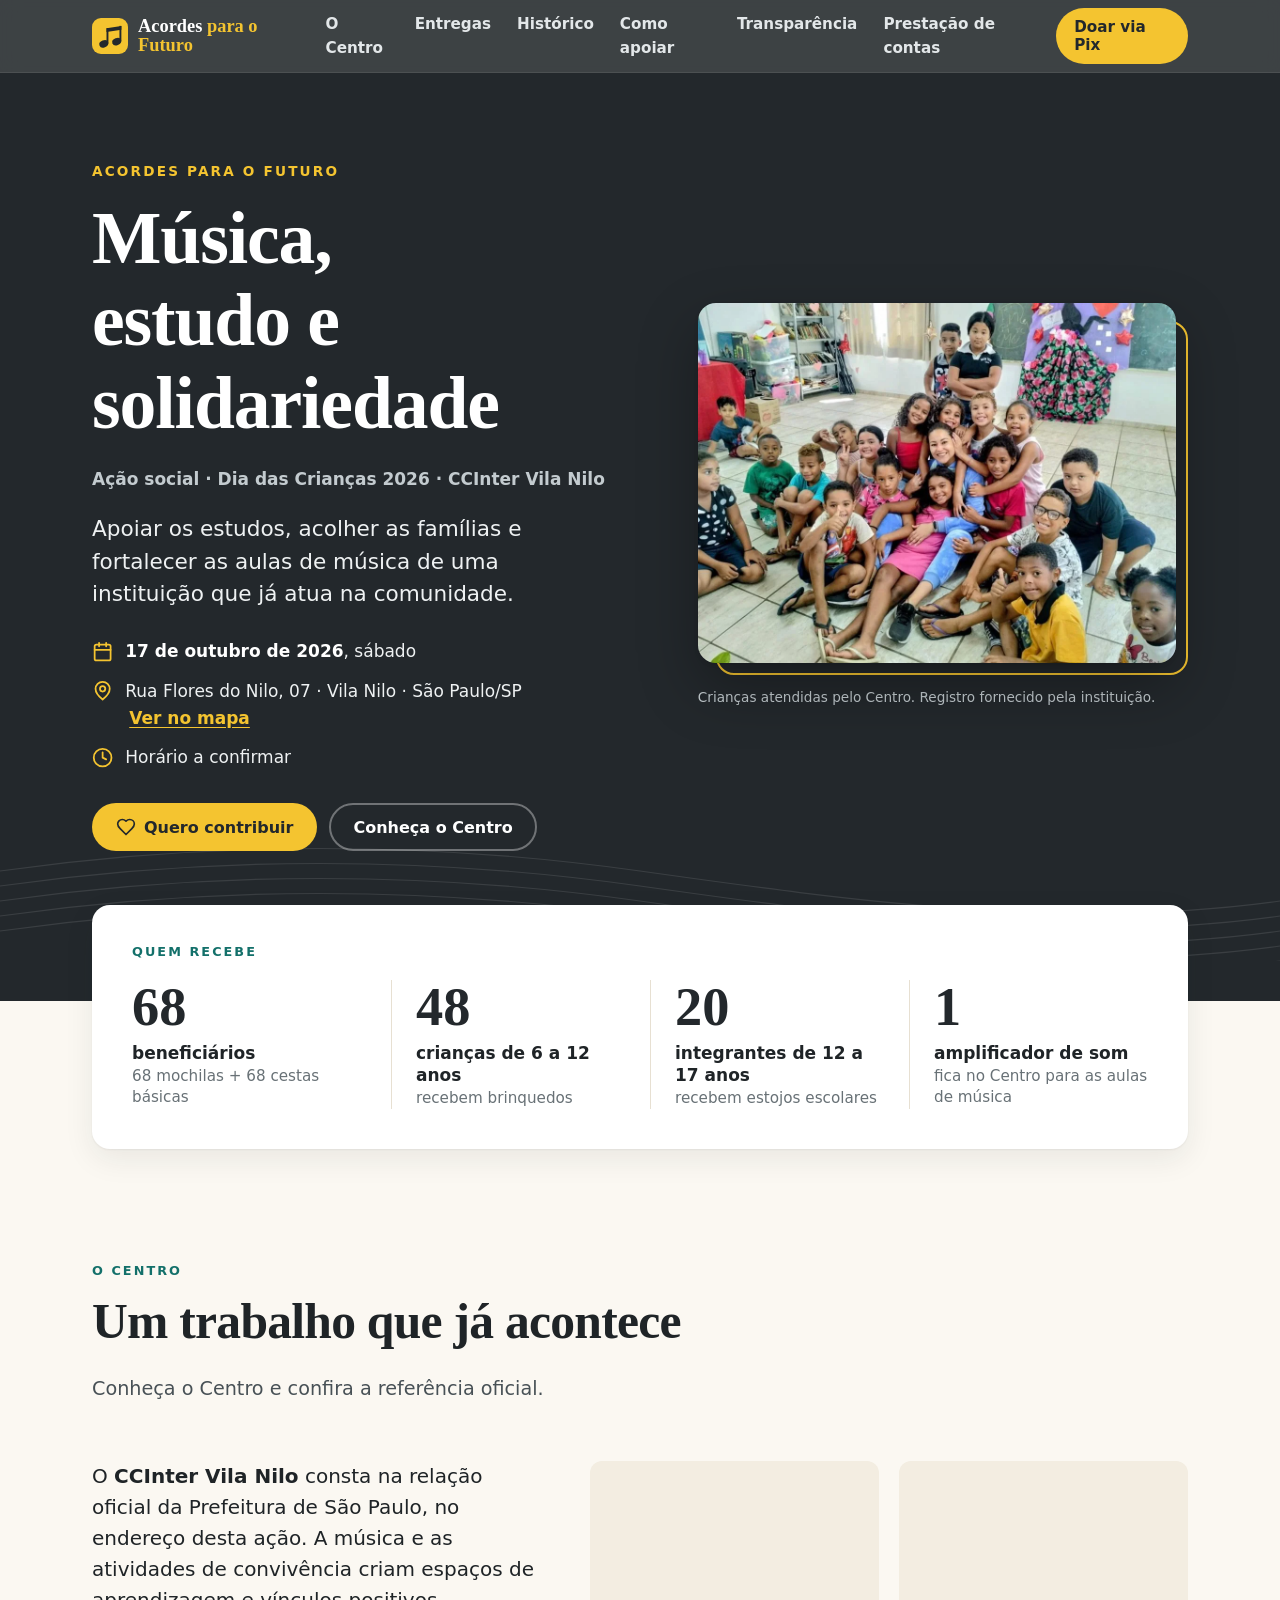
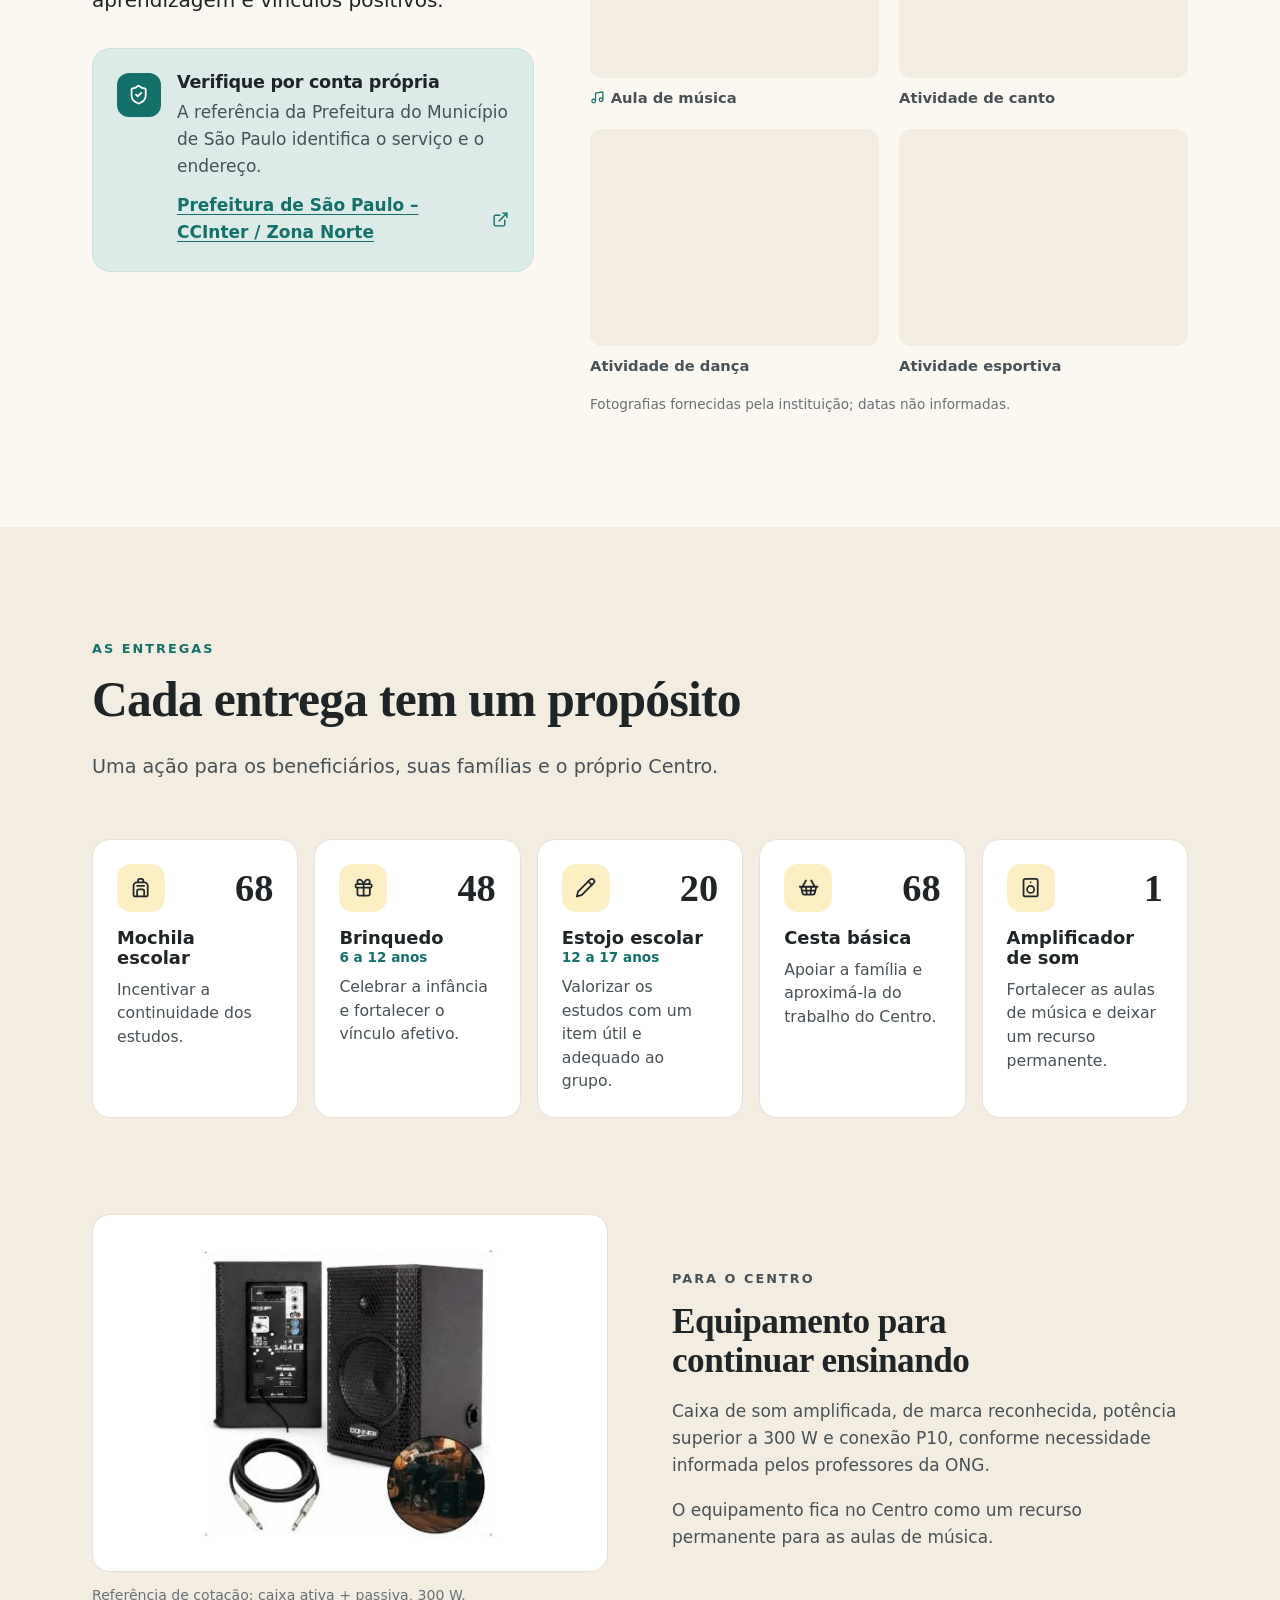
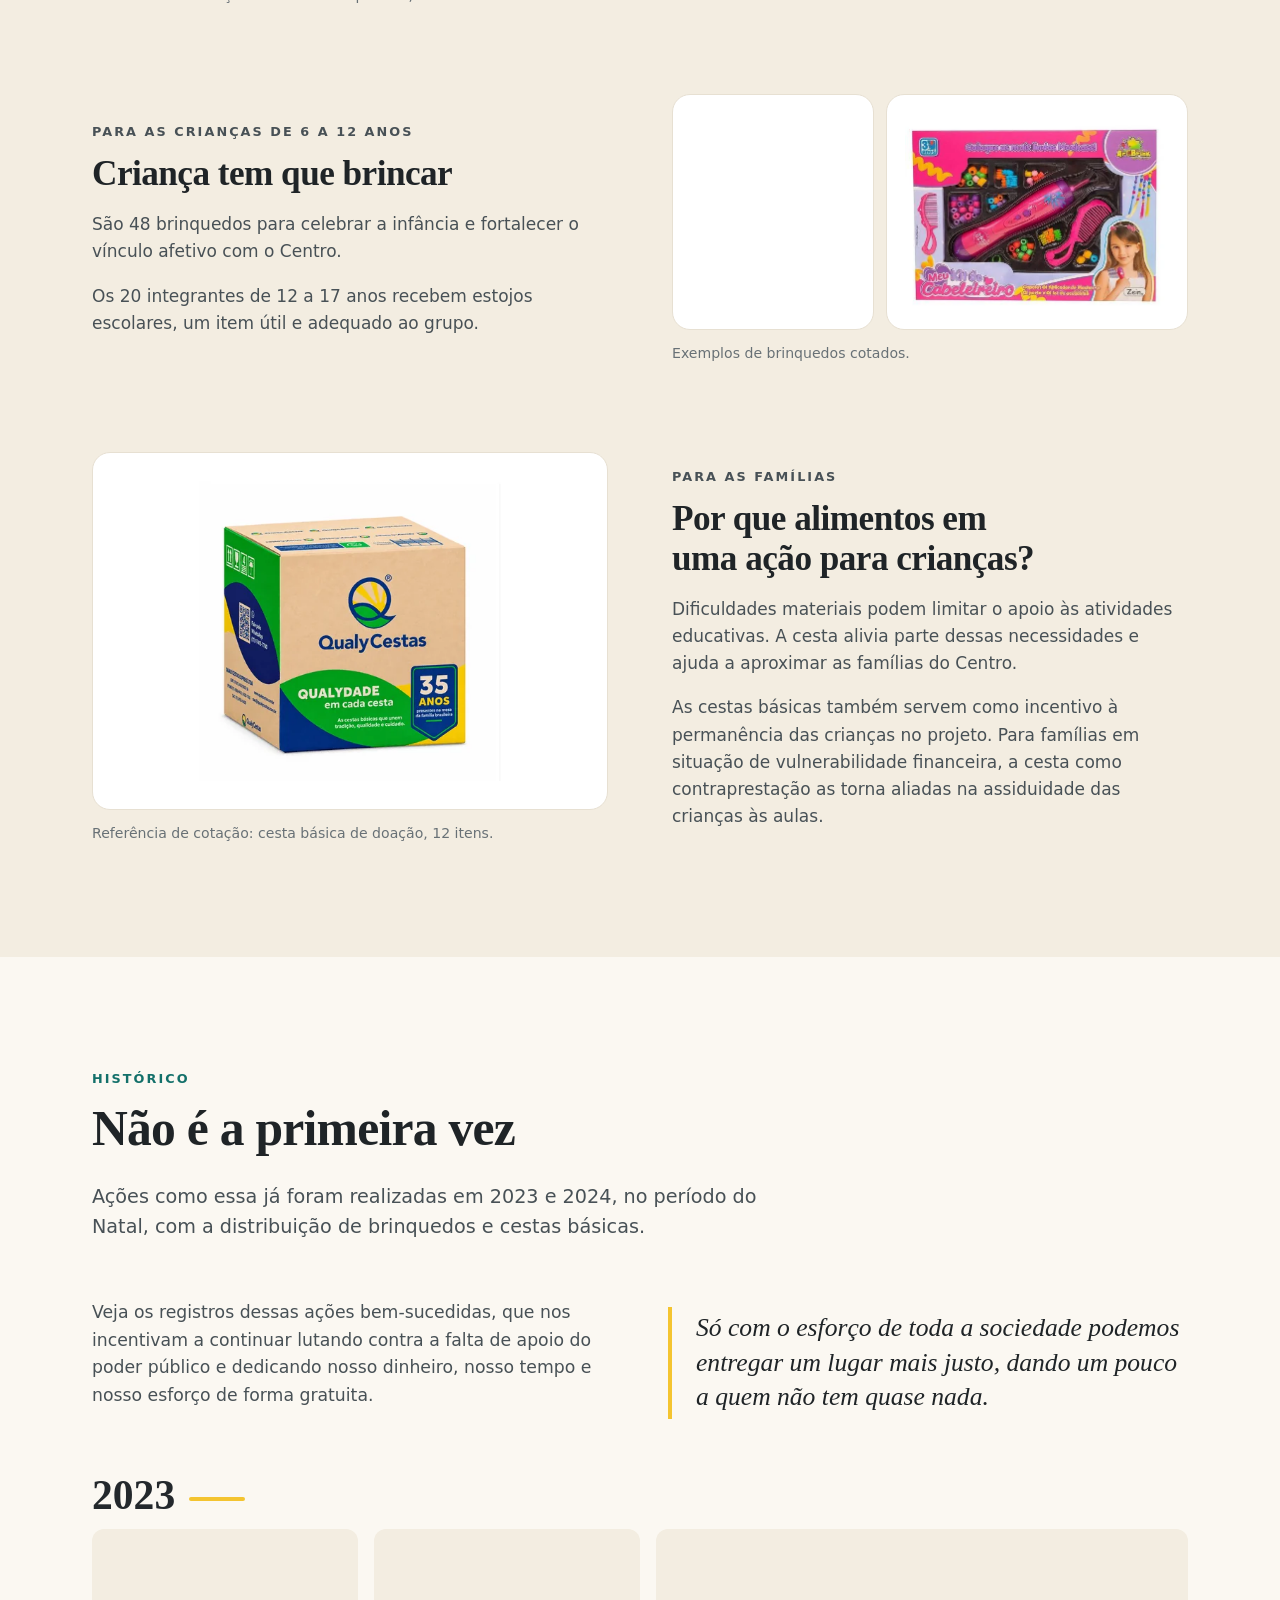
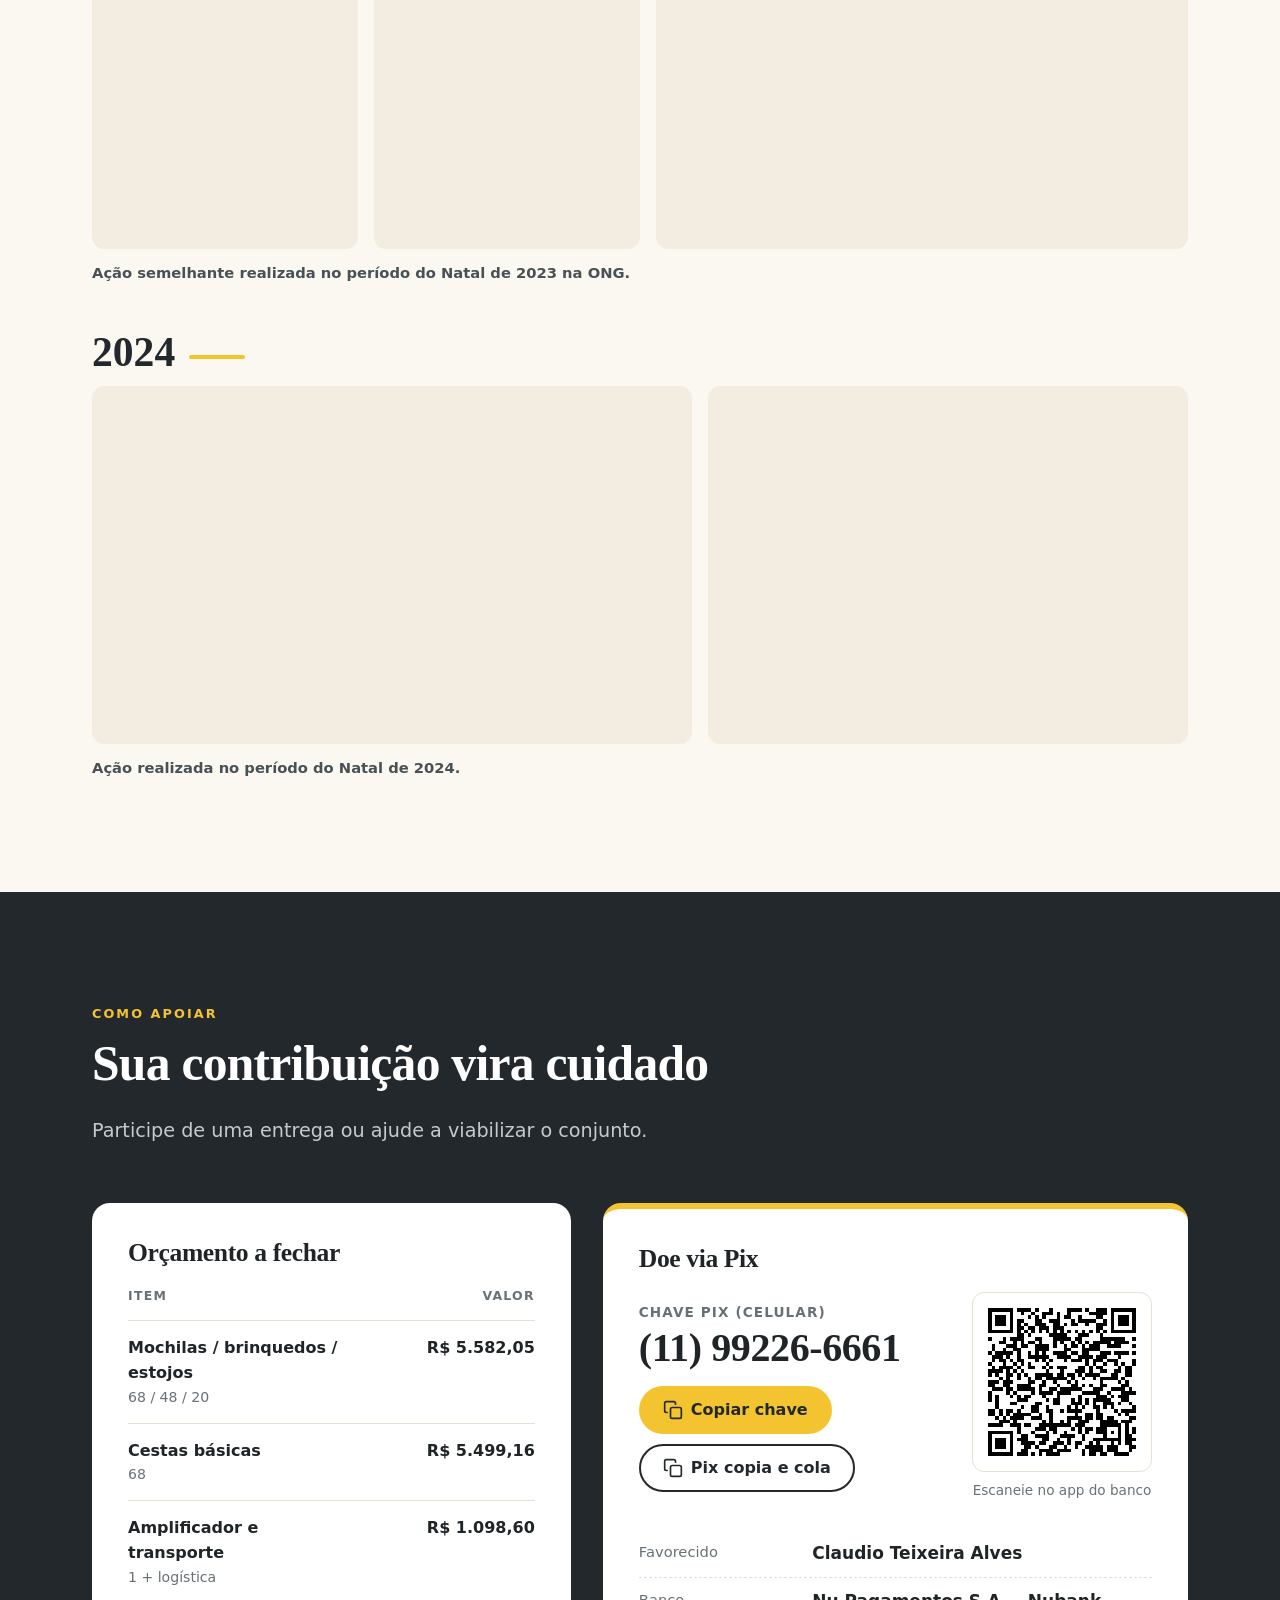
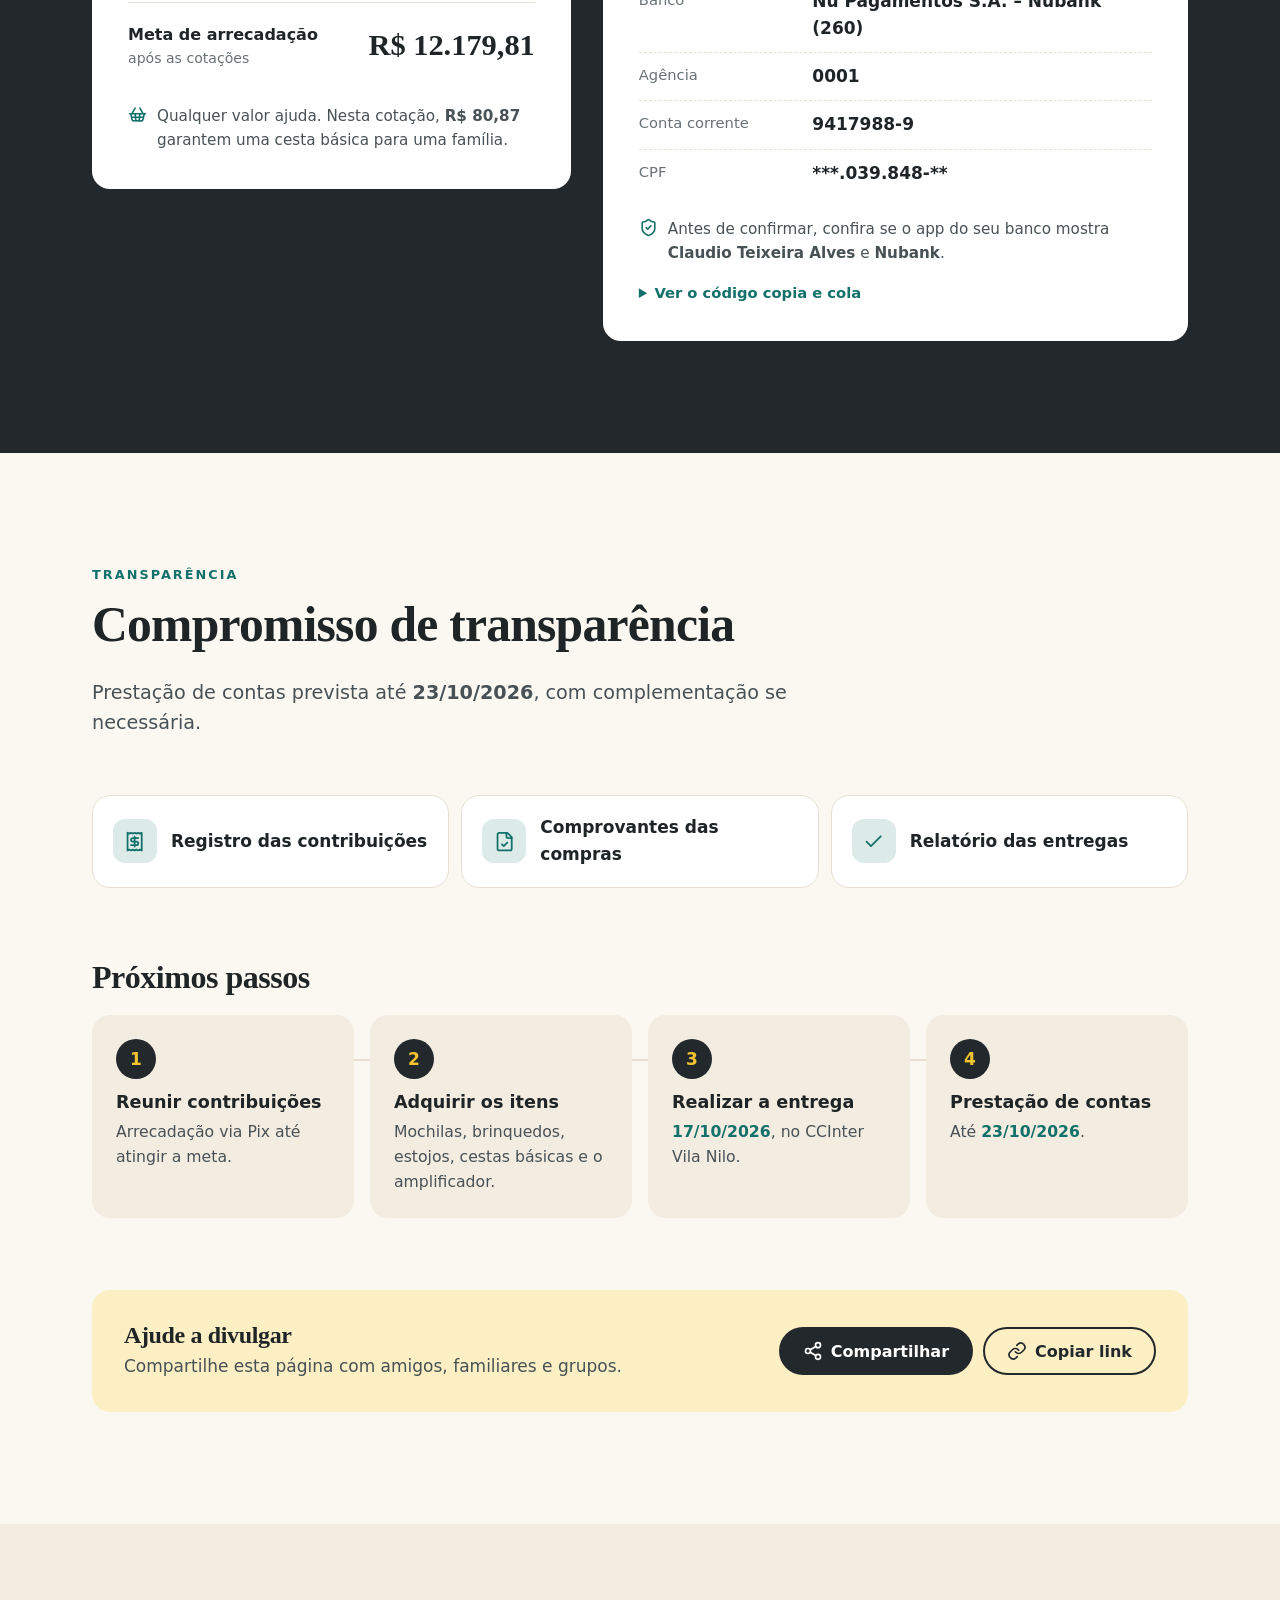
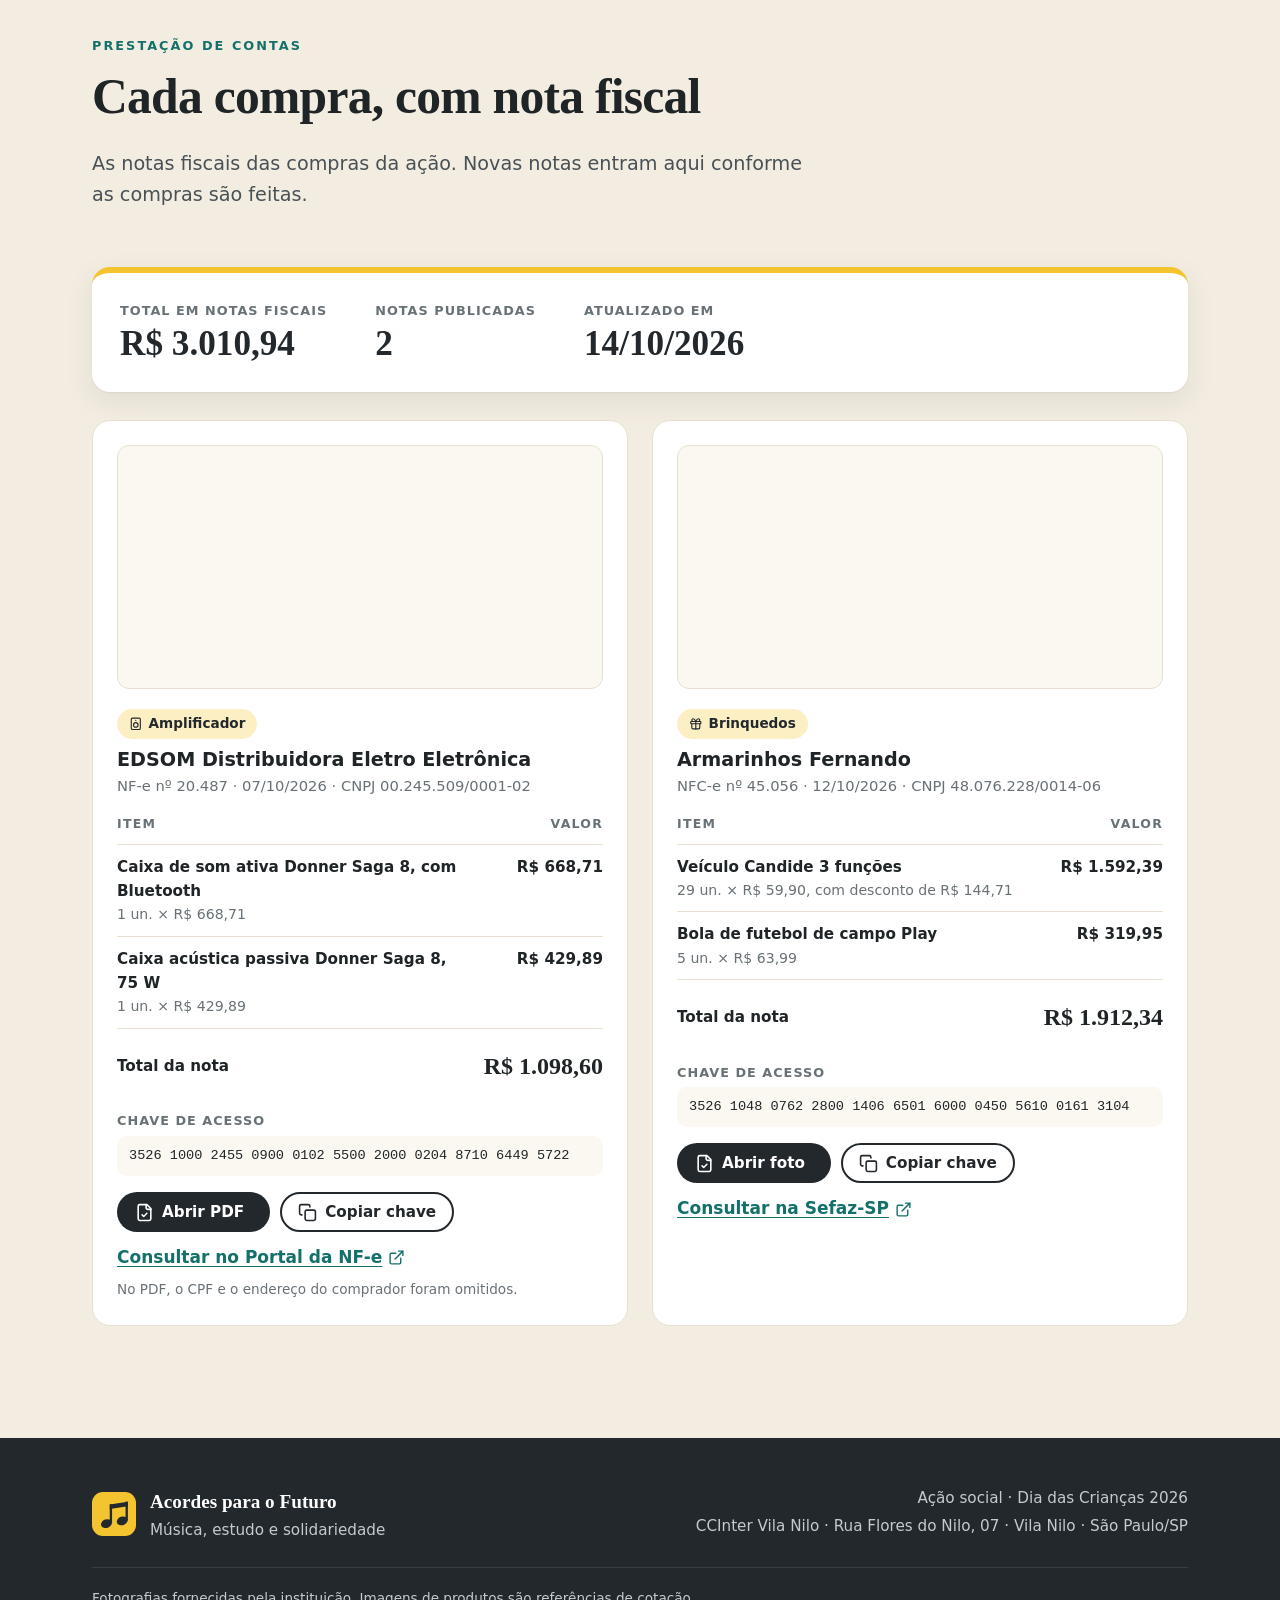
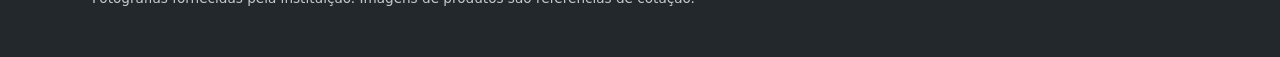
<file: index.html>
<!doctype html>
<html lang="pt-BR">
<head>
  <meta charset="utf-8">
  <meta name="viewport" content="width=device-width, initial-scale=1">
  <meta http-equiv="Content-Security-Policy" content="default-src 'self'; img-src 'self' data:; style-src 'self' https://fonts.googleapis.com; font-src https://fonts.gstatic.com; script-src 'self'; connect-src 'self'; object-src 'none'; base-uri 'self'; form-action 'none'">
  <title>Acordes para o Futuro · Dia das Crianças 2026 no CCInter Vila Nilo</title>
  <meta name="description" content="Ação social de Dia das Crianças no CCInter Vila Nilo, em São Paulo: mochilas, brinquedos, estojos e cestas básicas para 68 crianças e adolescentes, e um amplificador para as aulas de música. Contribua via Pix.">
  <link rel="canonical" href="https://acordesparaofuturo.com.br/">
  <meta name="theme-color" content="#23282c">

  <meta property="og:type" content="website">
  <meta property="og:locale" content="pt_BR">
  <meta property="og:site_name" content="Acordes para o Futuro">
  <meta property="og:url" content="https://acordesparaofuturo.com.br/">
  <meta property="og:title" content="Acordes para o Futuro · Música, estudo e solidariedade">
  <meta property="og:description" content="Dia das Crianças 2026 no CCInter Vila Nilo: mochilas, brinquedos, estojos e cestas básicas para 68 crianças e adolescentes. Contribua via Pix.">
  <meta property="og:image" content="https://acordesparaofuturo.com.br/assets/img/compartilhar.jpg">
  <meta property="og:image:width" content="1200">
  <meta property="og:image:height" content="630">
  <meta property="og:image:alt" content="Crianças do CCInter Vila Nilo e o título Música, estudo e solidariedade">
  <meta name="twitter:card" content="summary_large_image">

  <link rel="icon" href="favicon.svg" type="image/svg+xml">
  <link rel="icon" href="favicon-32.png" sizes="32x32" type="image/png">
  <link rel="apple-touch-icon" href="apple-touch-icon.png">

  <link rel="preconnect" href="https://fonts.googleapis.com">
  <link rel="preconnect" href="https://fonts.gstatic.com" crossorigin>
  <link rel="stylesheet" href="https://fonts.googleapis.com/css2?family=Figtree:ital,wght@0,400;0,500;0,600;0,700;0,800;1,500&family=Fraunces:ital,opsz,wght@0,9..144,500;0,9..144,600;1,9..144,500&display=swap">
  <link rel="stylesheet" href="css/styles.css">
  <script src="js/main.js" defer></script>

  <script type="application/ld+json">
  {
    "@context": "https://schema.org",
    "@type": "Event",
    "name": "Acordes para o Futuro: ação social de Dia das Crianças 2026",
    "description": "Entrega de mochilas, brinquedos, estojos e cestas básicas para 68 crianças e adolescentes atendidos pelo CCInter Vila Nilo, e de um amplificador de som para as aulas de música.",
    "startDate": "2026-10-17",
    "eventStatus": "https://schema.org/EventScheduled",
    "eventAttendanceMode": "https://schema.org/OfflineEventAttendanceMode",
    "image": "https://acordesparaofuturo.com.br/assets/img/compartilhar.jpg",
    "url": "https://acordesparaofuturo.com.br/",
    "location": {
      "@type": "Place",
      "name": "CCInter Vila Nilo",
      "address": {
        "@type": "PostalAddress",
        "streetAddress": "Rua Flores do Nilo, 07",
        "addressLocality": "São Paulo",
        "addressRegion": "SP",
        "addressCountry": "BR"
      }
    },
    "organizer": {
      "@type": "Organization",
      "name": "Projeto Acordes para o Futuro",
      "url": "https://acordesparaofuturo.com.br/"
    }
  }
  </script>
</head>
<body>
  <!-- Ícones (traço 24x24) -->
  <svg class="icon-sprite" aria-hidden="true" focusable="false" xmlns="http://www.w3.org/2000/svg">
    <symbol id="logo" viewBox="0 0 32 32">
      <rect width="32" height="32" rx="8" fill="#F4C430"/>
      <g fill="#23282C">
        <ellipse cx="10.5" cy="23" rx="4.1" ry="3.1" transform="rotate(-20 10.5 23)"/>
        <ellipse cx="22" cy="21" rx="4.1" ry="3.1" transform="rotate(-20 22 21)"/>
        <rect x="12.9" y="9" width="1.7" height="13.6"/>
        <rect x="24.4" y="7" width="1.7" height="13.6"/>
        <path d="M12.9 9 26.1 7v3.4l-13.2 2z"/>
      </g>
    </symbol>
    <symbol id="i-calendar" viewBox="0 0 24 24"><rect x="3" y="4" width="18" height="18" rx="2"/><path d="M16 2v4M8 2v4M3 10h18"/></symbol>
    <symbol id="i-pin" viewBox="0 0 24 24"><path d="M20 10c0 6-8 12-8 12S4 16 4 10a8 8 0 0 1 16 0Z"/><circle cx="12" cy="10" r="3"/></symbol>
    <symbol id="i-clock" viewBox="0 0 24 24"><circle cx="12" cy="12" r="10"/><path d="M12 6v6l4 2"/></symbol>
    <symbol id="i-heart" viewBox="0 0 24 24"><path d="M19 14c1.5-1.5 3-3.2 3-5.5A5.5 5.5 0 0 0 16.5 3c-1.8 0-3 .5-4.5 2-1.5-1.5-2.7-2-4.5-2A5.5 5.5 0 0 0 2 8.5c0 2.3 1.5 4 3 5.5l7 7Z"/></symbol>
    <symbol id="i-backpack" viewBox="0 0 24 24"><path d="M4 10a4 4 0 0 1 4-4h8a4 4 0 0 1 4 4v10a2 2 0 0 1-2 2H6a2 2 0 0 1-2-2Z"/><path d="M9 6V4a2 2 0 0 1 2-2h2a2 2 0 0 1 2 2v2"/><path d="M8 22v-6a2 2 0 0 1 2-2h4a2 2 0 0 1 2 2v6"/><path d="M8 10h8"/></symbol>
    <symbol id="i-gift" viewBox="0 0 24 24"><rect x="3" y="8" width="18" height="4" rx="1"/><path d="M12 8v13"/><path d="M19 12v7a2 2 0 0 1-2 2H7a2 2 0 0 1-2-2v-7"/><path d="M7.5 8a2.5 2.5 0 0 1 0-5C10 3 12 8 12 8s2-5 4.5-5a2.5 2.5 0 0 1 0 5"/></symbol>
    <symbol id="i-pencil" viewBox="0 0 24 24"><path d="M17 3a2.8 2.8 0 1 1 4 4L7.5 20.5 2 22l1.5-5.5Z"/><path d="m15 5 4 4"/></symbol>
    <symbol id="i-basket" viewBox="0 0 24 24"><path d="m15 11-1 9M19 11l-4-7M2 11h20M3.5 11l1.6 7.4a2 2 0 0 0 2 1.6h9.8a2 2 0 0 0 2-1.6l1.7-7.4M4.5 15.5h15M5 11l4-7M9 11l1 9"/></symbol>
    <symbol id="i-speaker" viewBox="0 0 24 24"><rect x="4" y="2" width="16" height="20" rx="2"/><circle cx="12" cy="14" r="4"/><path d="M12 6h.01"/></symbol>
    <symbol id="i-music" viewBox="0 0 24 24"><path d="M9 18V5l12-2v13"/><circle cx="6" cy="18" r="3"/><circle cx="18" cy="16" r="3"/></symbol>
    <symbol id="i-copy" viewBox="0 0 24 24"><rect x="9" y="9" width="13" height="13" rx="2"/><path d="M5 15H4a2 2 0 0 1-2-2V4a2 2 0 0 1 2-2h9a2 2 0 0 1 2 2v1"/></symbol>
    <symbol id="i-check" viewBox="0 0 24 24"><path d="M20 6 9 17l-5-5"/></symbol>
    <symbol id="i-external" viewBox="0 0 24 24"><path d="M15 3h6v6M10 14 21 3M18 13v6a2 2 0 0 1-2 2H5a2 2 0 0 1-2-2V8a2 2 0 0 1 2-2h6"/></symbol>
    <symbol id="i-shield" viewBox="0 0 24 24"><path d="M20 13c0 5-3.5 7.5-7.7 9a1 1 0 0 1-.6 0C7.5 20.5 4 18 4 13V6a1 1 0 0 1 1-1c2 0 4.5-1.2 6.2-2.7a1.2 1.2 0 0 1 1.6 0C14.5 3.8 17 5 19 5a1 1 0 0 1 1 1Z"/><path d="m9 12 2 2 4-4"/></symbol>
    <symbol id="i-share" viewBox="0 0 24 24"><circle cx="18" cy="5" r="3"/><circle cx="6" cy="12" r="3"/><circle cx="18" cy="19" r="3"/><path d="m8.6 13.5 6.8 4M15.4 6.5l-6.8 4"/></symbol>
    <symbol id="i-link" viewBox="0 0 24 24"><path d="M10 13a5 5 0 0 0 7.5.5l3-3a5 5 0 0 0-7-7l-1.7 1.7"/><path d="M14 11a5 5 0 0 0-7.5-.5l-3 3a5 5 0 0 0 7 7l1.7-1.7"/></symbol>
    <symbol id="i-receipt" viewBox="0 0 24 24"><path d="M4 2v20l2-1 2 1 2-1 2 1 2-1 2 1 2-1 2 1V2l-2 1-2-1-2 1-2-1-2 1-2-1-2 1Z"/><path d="M16 8h-6a2 2 0 1 0 0 4h4a2 2 0 1 1 0 4H8M12 17.5v-11"/></symbol>
    <symbol id="i-file" viewBox="0 0 24 24"><path d="M15 2H6a2 2 0 0 0-2 2v16a2 2 0 0 0 2 2h12a2 2 0 0 0 2-2V7Z"/><path d="M14 2v4a2 2 0 0 0 2 2h4M9 15l2 2 4-4"/></symbol>
    <symbol id="i-menu" viewBox="0 0 24 24"><path d="M4 6h16M4 12h16M4 18h16"/></symbol>
    <symbol id="i-close" viewBox="0 0 24 24"><path d="M18 6 6 18M6 6l12 12"/></symbol>
    <symbol id="i-prev" viewBox="0 0 24 24"><path d="m15 18-6-6 6-6"/></symbol>
    <symbol id="i-next" viewBox="0 0 24 24"><path d="m9 18 6-6-6-6"/></symbol>
  </svg>

  <a class="skip-link" href="#conteudo">Pular para o conteúdo</a>

  <header class="site-header" data-header>
    <div class="container header-inner">
      <a class="brand" href="#inicio">
        <svg class="brand-mark" viewBox="0 0 32 32" aria-hidden="true" focusable="false"><use href="#logo"/></svg>
        <span class="brand-name">Acordes <span>para o Futuro</span></span>
      </a>

      <nav class="site-nav" id="menu" aria-label="Seções do site">
        <ul>
          <li><a href="#centro">O Centro</a></li>
          <li><a href="#entregas">Entregas</a></li>
          <li><a href="#historico">Histórico</a></li>
          <li><a href="#apoie">Como apoiar</a></li>
          <li><a href="#transparencia">Transparência</a></li>
          <li><a href="#prestacao-de-contas">Prestação de contas</a></li>
        </ul>
      </nav>

      <a class="btn btn-primary btn-sm header-cta" href="#pix"><span>Doar<span class="hide-xs"> via Pix</span></span></a>
      <button class="nav-toggle" type="button" aria-expanded="false" aria-controls="menu" aria-label="Abrir menu" data-nav-toggle>
        <svg class="icon icon-open" aria-hidden="true"><use href="#i-menu"/></svg>
        <svg class="icon icon-close" aria-hidden="true"><use href="#i-close"/></svg>
      </button>
    </div>
  </header>

  <main id="conteudo">
    <!-- ===== Abertura ===== -->
    <section class="hero" id="inicio" aria-labelledby="hero-titulo">
      <svg class="hero-staff" viewBox="0 0 1440 120" preserveAspectRatio="none" aria-hidden="true" focusable="false">
        <g fill="none" stroke="currentColor" stroke-width="1.2" vector-effect="non-scaling-stroke">
          <path d="M0 30C240 0 480 0 720 30s480 60 720 30"/>
          <path d="M0 45C240 15 480 15 720 45s480 60 720 30"/>
          <path d="M0 60C240 30 480 30 720 60s480 60 720 30"/>
          <path d="M0 75C240 45 480 45 720 75s480 60 720 30"/>
          <path d="M0 90C240 60 480 60 720 90s480 60 720 30"/>
        </g>
      </svg>

      <div class="container hero-grid">
        <div class="hero-copy">
          <p class="kicker">Acordes para o Futuro</p>
          <h1 id="hero-titulo">Música, estudo e solidariedade</h1>
          <p class="hero-sub">Ação social · Dia das Crianças 2026 · CCInter Vila Nilo</p>
          <p class="hero-lead">Apoiar os estudos, acolher as famílias e fortalecer as aulas de música de uma instituição que já atua na comunidade.</p>

          <ul class="event-facts">
            <li>
              <svg class="icon" aria-hidden="true"><use href="#i-calendar"/></svg>
              <span><strong><time datetime="2026-10-17">17 de outubro de 2026</time></strong>, sábado</span>
            </li>
            <li>
              <svg class="icon" aria-hidden="true"><use href="#i-pin"/></svg>
              <span>Rua Flores do Nilo, 07 · Vila Nilo · São Paulo/SP
                <a class="map-link" href="https://www.google.com/maps/search/?api=1&amp;query=Rua%20Flores%20do%20Nilo%2C%2007%2C%20Vila%20Nilo%2C%20S%C3%A3o%20Paulo%20-%20SP" target="_blank" rel="noopener">Ver no mapa<span class="visually-hidden"> (abre em nova aba)</span></a>
              </span>
            </li>
            <li>
              <svg class="icon" aria-hidden="true"><use href="#i-clock"/></svg>
              <span>Horário a confirmar</span>
            </li>
          </ul>

          <div class="hero-actions">
            <a class="btn btn-primary" href="#apoie">
              <svg class="icon" aria-hidden="true"><use href="#i-heart"/></svg>
              Quero contribuir
            </a>
            <a class="btn btn-ghost" href="#centro">Conheça o Centro</a>
          </div>
        </div>

        <figure class="hero-photo">
          <div class="hero-photo-frame">
            <p class="countdown" data-countdown="2026-10-17" hidden></p>
            <img src="assets/img/criancas-do-centro.webp" width="1018" height="766" fetchpriority="high" decoding="async"
                 alt="Grupo de crianças sorrindo, sentadas no chão de uma sala do Centro ao redor de uma educadora">
          </div>
          <figcaption>Crianças atendidas pelo Centro. Registro fornecido pela instituição.</figcaption>
        </figure>
      </div>
    </section>

    <!-- ===== Quem recebe ===== -->
    <section class="impact" aria-labelledby="impacto-titulo">
      <div class="container">
        <div class="impact-card">
          <h2 class="impact-title" id="impacto-titulo">Quem recebe</h2>
          <ul class="stats">
            <li class="stat">
              <span class="stat-n">68</span>
              <span class="stat-l">beneficiários</span>
              <span class="stat-d">68 mochilas + 68 cestas básicas</span>
            </li>
            <li class="stat">
              <span class="stat-n">48</span>
              <span class="stat-l">crianças de 6 a 12 anos</span>
              <span class="stat-d">recebem brinquedos</span>
            </li>
            <li class="stat">
              <span class="stat-n">20</span>
              <span class="stat-l">integrantes de 12 a 17 anos</span>
              <span class="stat-d">recebem estojos escolares</span>
            </li>
            <li class="stat">
              <span class="stat-n">1</span>
              <span class="stat-l">amplificador de som</span>
              <span class="stat-d">fica no Centro para as aulas de música</span>
            </li>
          </ul>
        </div>
      </div>
    </section>

    <!-- ===== O Centro ===== -->
    <section class="section" id="centro" aria-labelledby="centro-titulo">
      <div class="container">
        <header class="section-head">
          <p class="eyebrow">O Centro</p>
          <h2 id="centro-titulo">Um trabalho que já acontece</h2>
          <p class="section-sub">Conheça o Centro e confira a referência oficial.</p>
        </header>

        <div class="centro-grid">
          <div class="centro-text">
            <p class="lead">O <strong>CCInter Vila Nilo</strong> consta na relação oficial da Prefeitura de São Paulo, no endereço desta ação. A música e as atividades de convivência criam espaços de aprendizagem e vínculos positivos.</p>

            <aside class="verify-card" aria-labelledby="verifique-titulo">
              <span class="verify-icon"><svg class="icon" aria-hidden="true"><use href="#i-shield"/></svg></span>
              <div>
                <h3 id="verifique-titulo">Verifique por conta própria</h3>
                <p>A referência da Prefeitura do Município de São Paulo identifica o serviço e o endereço.</p>
                <a class="link-external" href="https://prefeitura.sp.gov.br/web/assistencia_social/w/rede_socioassistencial/familia/334147" target="_blank" rel="noopener">
                  Prefeitura de São Paulo – CCInter / Zona Norte
                  <svg class="icon" aria-hidden="true"><use href="#i-external"/></svg>
                  <span class="visually-hidden">(abre em nova aba)</span>
                </a>
              </div>
            </aside>
          </div>

          <div>
            <ul class="gallery" aria-label="Atividades do Centro">
              <li>
                <figure>
                  <a href="assets/img/aula-de-musica.webp" data-lightbox="centro" data-caption="Aula de música">
                    <img src="assets/img/aula-de-musica.webp" width="633" height="475" loading="lazy" decoding="async"
                         alt="Crianças e adolescentes sentados em roda com violões durante a aula de música">
                  </a>
                  <figcaption><svg class="icon" aria-hidden="true"><use href="#i-music"/></svg>Aula de música</figcaption>
                </figure>
              </li>
              <li>
                <figure>
                  <a href="assets/img/atividade-de-canto.webp" data-lightbox="centro" data-caption="Atividade de canto">
                    <img src="assets/img/atividade-de-canto.webp" width="606" height="456" loading="lazy" decoding="async"
                         alt="Educadora conduz atividade de canto com crianças sentadas em cadeiras">
                  </a>
                  <figcaption>Atividade de canto</figcaption>
                </figure>
              </li>
              <li>
                <figure>
                  <a href="assets/img/atividade-de-danca.webp" data-lightbox="centro" data-caption="Atividade de dança">
                    <img src="assets/img/atividade-de-danca.webp" width="606" height="456" loading="lazy" decoding="async"
                         alt="Meninas com saias coloridas posam juntas depois de uma atividade de dança">
                  </a>
                  <figcaption>Atividade de dança</figcaption>
                </figure>
              </li>
              <li>
                <figure>
                  <a href="assets/img/atividade-esportiva.webp" data-lightbox="centro" data-caption="Atividade esportiva">
                    <img src="assets/img/atividade-esportiva.webp" width="606" height="456" loading="lazy" decoding="async"
                         alt="Crianças jogando futebol em uma quadra">
                  </a>
                  <figcaption>Atividade esportiva</figcaption>
                </figure>
              </li>
            </ul>
            <p class="photo-note">Fotografias fornecidas pela instituição; datas não informadas.</p>
          </div>
        </div>
      </div>
    </section>

    <!-- ===== Entregas ===== -->
    <section class="section section-alt" id="entregas" aria-labelledby="entregas-titulo">
      <div class="container">
        <header class="section-head">
          <p class="eyebrow">As entregas</p>
          <h2 id="entregas-titulo">Cada entrega tem um propósito</h2>
          <p class="section-sub">Uma ação para os beneficiários, suas famílias e o próprio Centro.</p>
        </header>

        <ul class="deliveries">
          <li class="delivery">
            <div class="delivery-top">
              <span class="delivery-icon"><svg class="icon" aria-hidden="true"><use href="#i-backpack"/></svg></span>
              <span class="delivery-qty"><span class="visually-hidden">Quantidade: </span>68</span>
            </div>
            <h3>Mochila escolar</h3>
            <p>Incentivar a continuidade dos estudos.</p>
          </li>
          <li class="delivery">
            <div class="delivery-top">
              <span class="delivery-icon"><svg class="icon" aria-hidden="true"><use href="#i-gift"/></svg></span>
              <span class="delivery-qty"><span class="visually-hidden">Quantidade: </span>48</span>
            </div>
            <h3>Brinquedo <span class="who">6 a 12 anos</span></h3>
            <p>Celebrar a infância e fortalecer o vínculo afetivo.</p>
          </li>
          <li class="delivery">
            <div class="delivery-top">
              <span class="delivery-icon"><svg class="icon" aria-hidden="true"><use href="#i-pencil"/></svg></span>
              <span class="delivery-qty"><span class="visually-hidden">Quantidade: </span>20</span>
            </div>
            <h3>Estojo escolar <span class="who">12 a 17 anos</span></h3>
            <p>Valorizar os estudos com um item útil e adequado ao grupo.</p>
          </li>
          <li class="delivery">
            <div class="delivery-top">
              <span class="delivery-icon"><svg class="icon" aria-hidden="true"><use href="#i-basket"/></svg></span>
              <span class="delivery-qty"><span class="visually-hidden">Quantidade: </span>68</span>
            </div>
            <h3>Cesta básica</h3>
            <p>Apoiar a família e aproximá-la do trabalho do Centro.</p>
          </li>
          <li class="delivery">
            <div class="delivery-top">
              <span class="delivery-icon"><svg class="icon" aria-hidden="true"><use href="#i-speaker"/></svg></span>
              <span class="delivery-qty"><span class="visually-hidden">Quantidade: </span>1</span>
            </div>
            <h3>Amplificador de som</h3>
            <p>Fortalecer as aulas de música e deixar um recurso permanente.</p>
          </li>
        </ul>

        <div class="features">
          <article class="feature" aria-labelledby="som-titulo">
            <figure class="feature-media">
              <div class="product-frame">
                <img src="assets/img/caixa-de-som.webp" width="336" height="340" loading="lazy" decoding="async"
                     alt="Caixa de som ativa e caixa passiva pretas, com cabo P10">
              </div>
              <figcaption>Referência de cotação: caixa ativa + passiva, 300 W.</figcaption>
            </figure>
            <div class="feature-body">
              <p class="eyebrow">Para o Centro</p>
              <h3 id="som-titulo">Equipamento para continuar ensinando</h3>
              <p>Caixa de som amplificada, de marca reconhecida, potência superior a 300 W e conexão P10, conforme necessidade informada pelos professores da ONG.</p>
              <p>O equipamento fica no Centro como um recurso permanente para as aulas de música.</p>
            </div>
          </article>

          <article class="feature feature-reverse" aria-labelledby="brincar-titulo">
            <figure class="feature-media">
              <div class="product-pair">
                <div class="product-frame">
                  <img src="assets/img/brinquedo-carrinho.webp" width="536" height="590" loading="lazy" decoding="async"
                       alt="Carrinhos de Fórmula 1 de controle remoto, em três cores">
                </div>
                <div class="product-frame">
                  <img src="assets/img/brinquedo-kit-cabeleireiro.webp" width="531" height="397" loading="lazy" decoding="async"
                       alt="Brinquedo Meu Kit do Cabeleireiro, com aplicador de miçangas e pentes">
                </div>
              </div>
              <figcaption>Exemplos de brinquedos cotados.</figcaption>
            </figure>
            <div class="feature-body">
              <p class="eyebrow">Para as crianças de 6 a 12 anos</p>
              <h3 id="brincar-titulo">Criança tem que brincar</h3>
              <p>São 48 brinquedos para celebrar a infância e fortalecer o vínculo afetivo com o Centro.</p>
              <p>Os 20 integrantes de 12 a 17 anos recebem estojos escolares, um item útil e adequado ao grupo.</p>
            </div>
          </article>

          <article class="feature" aria-labelledby="cesta-titulo">
            <figure class="feature-media">
              <div class="product-frame">
                <img src="assets/img/cesta-basica.webp" width="428" height="424" loading="lazy" decoding="async"
                     alt="Caixa de cesta básica de doação com 12 itens">
              </div>
              <figcaption>Referência de cotação: cesta básica de doação, 12 itens.</figcaption>
            </figure>
            <div class="feature-body">
              <p class="eyebrow">Para as famílias</p>
              <h3 id="cesta-titulo">Por que alimentos em uma ação para crianças?</h3>
              <p>Dificuldades materiais podem limitar o apoio às atividades educativas. A cesta alivia parte dessas necessidades e ajuda a aproximar as famílias do Centro.</p>
              <p>As cestas básicas também servem como incentivo à permanência das crianças no projeto. Para famílias em situação de vulnerabilidade financeira, a cesta como contraprestação as torna aliadas na assiduidade das crianças às aulas.</p>
            </div>
          </article>
        </div>
      </div>
    </section>

    <!-- ===== Histórico ===== -->
    <section class="section" id="historico" aria-labelledby="historico-titulo">
      <div class="container">
        <header class="section-head">
          <p class="eyebrow">Histórico</p>
          <h2 id="historico-titulo">Não é a primeira vez</h2>
          <p class="section-sub">Ações como essa já foram realizadas em 2023 e 2024, no período do Natal, com a distribuição de brinquedos e cestas básicas.</p>
        </header>
        <div class="history-text">
          <p>Veja os registros dessas ações bem-sucedidas, que nos incentivam a continuar lutando contra a falta de apoio do poder público e dedicando nosso dinheiro, nosso tempo e nosso esforço de forma gratuita.</p>
          <blockquote class="pull-quote">
            <p>Só com o esforço de toda a sociedade podemos entregar um lugar mais justo, dando um pouco a quem não tem quase nada.</p>
          </blockquote>
        </div>

        <figure class="year">
          <div class="year-label" aria-hidden="true">2023</div>
          <ul class="mosaic mosaic-2023">
            <li>
              <a href="assets/img/natal-2023-entrega-1.webp" data-lightbox="historico" data-caption="Natal de 2023 na ONG">
                <img src="assets/img/natal-2023-entrega-1.webp" width="336" height="486" loading="lazy" decoding="async"
                     alt="Menino segura uma sacola de presente e uma embalagem recebidas na ação de Natal">
              </a>
            </li>
            <li>
              <a href="assets/img/natal-2023-entrega-2.webp" data-lightbox="historico" data-caption="Natal de 2023 na ONG">
                <img src="assets/img/natal-2023-entrega-2.webp" width="308" height="486" loading="lazy" decoding="async"
                     alt="Menina sorri segurando um presente embrulhado, com balões ao fundo">
              </a>
            </li>
            <li class="span-2">
              <a href="assets/img/natal-2023-caminhonete.webp" data-lightbox="historico" data-caption="Natal de 2023 na ONG">
                <img src="assets/img/natal-2023-caminhonete.webp" width="663" height="372" loading="lazy" decoding="async"
                     alt="Caçamba de caminhonete carregada com presentes e alimentos para a ação de Natal">
              </a>
            </li>
          </ul>
          <figcaption>Ação semelhante realizada no período do Natal de 2023 na ONG.</figcaption>
        </figure>

        <figure class="year">
          <div class="year-label" aria-hidden="true">2024</div>
          <ul class="mosaic mosaic-2024">
            <li>
              <a href="assets/img/natal-2024-grupo.webp" data-lightbox="historico" data-caption="Registro da ação de Natal de 2024">
                <img src="assets/img/natal-2024-grupo.webp" width="1451" height="816" loading="lazy" decoding="async"
                     alt="Crianças, famílias e voluntários reunidos com presentes na festa de Natal de 2024">
              </a>
            </li>
            <li>
              <a href="assets/img/natal-2024-entrega.webp" data-lightbox="historico" data-caption="Ação realizada em 2024">
                <img src="assets/img/natal-2024-entrega.webp" width="1134" height="510" loading="lazy" decoding="async"
                     alt="Crianças sentadas em cadeiras com os kits recebidos na ação de 2024">
              </a>
            </li>
          </ul>
          <figcaption>Ação realizada no período do Natal de 2024.</figcaption>
        </figure>
      </div>
    </section>

    <!-- ===== Como apoiar ===== -->
    <section class="section section-dark" id="apoie" aria-labelledby="apoie-titulo">
      <div class="container">
        <header class="section-head">
          <p class="eyebrow">Como apoiar</p>
          <h2 id="apoie-titulo">Sua contribuição vira cuidado</h2>
          <p class="section-sub">Participe de uma entrega ou ajude a viabilizar o conjunto.</p>
        </header>

        <div class="support-grid">
          <div class="card budget-card">
            <h3>Orçamento a fechar</h3>
            <table class="budget">
              <caption class="visually-hidden">Orçamento da ação, por item</caption>
              <thead>
                <tr><th scope="col">Item</th><th scope="col" class="num">Valor</th></tr>
              </thead>
              <tbody>
                <tr>
                  <th scope="row">Mochilas / brinquedos / estojos <span class="qty">68 / 48 / 20</span></th>
                  <td class="num">R$&nbsp;5.582,05</td>
                </tr>
                <tr>
                  <th scope="row">Cestas básicas <span class="qty">68</span></th>
                  <td class="num">R$&nbsp;5.499,16</td>
                </tr>
                <tr>
                  <th scope="row">Amplificador e transporte <span class="qty">1 + logística</span></th>
                  <td class="num">R$&nbsp;1.098,60</td>
                </tr>
              </tbody>
              <tfoot>
                <tr>
                  <th scope="row">Meta de arrecadação <span class="qty">após as cotações</span></th>
                  <td class="num">R$&nbsp;12.179,81</td>
                </tr>
              </tfoot>
            </table>

            <!-- Para mostrar a barra de progresso, preencha data-arrecadado (ex.: "3500" ou "3.500,00") e data-atualizado (ex.: "10/10/2026"). Vazio = barra escondida. -->
            <div class="progress" data-progress data-meta="12179.81" data-arrecadado="" data-atualizado="" hidden>
              <div class="progress-head">
                <span><strong data-progress-value></strong> arrecadados</span>
                <span data-progress-percent></span>
              </div>
              <div class="progress-track" role="progressbar" aria-label="Arrecadação em relação à meta" aria-valuemin="0" aria-valuemax="100" aria-valuenow="0">
                <span class="progress-fill"></span>
              </div>
              <p class="progress-note" data-progress-note></p>
            </div>

            <p class="hint">
              <svg class="icon" aria-hidden="true"><use href="#i-basket"/></svg>
              <span>Qualquer valor ajuda. Nesta cotação, <strong>R$&nbsp;80,87</strong> garantem uma cesta básica para uma família.</span>
            </p>
          </div>

          <div class="card pix-card" id="pix" aria-labelledby="pix-titulo">
            <h3 id="pix-titulo">Doe via Pix</h3>

            <div class="pix-main">
              <div class="pix-key-block">
                <p class="pix-label">Chave Pix (celular)</p>
                <p class="pix-key">(11) 99226-6661</p>
                <div class="pix-actions">
                  <button class="btn btn-primary" type="button" data-copy="+5511992266661" data-copy-msg="Chave Pix copiada">
                    <svg class="icon" aria-hidden="true"><use href="#i-copy"/></svg>
                    <span data-label>Copiar chave</span>
                  </button>
                  <button class="btn btn-outline" type="button" data-copy="00020126360014BR.GOV.BCB.PIX0114+55119922666615204000053039865802BR5922Claudio Teixeira Alves6009SAO PAULO62140510Q3mH8EjFVo6304F4EF" data-copy-msg="Código Pix copia e cola copiado">
                    <svg class="icon" aria-hidden="true"><use href="#i-copy"/></svg>
                    <span data-label>Pix copia e cola</span>
                  </button>
                </div>
              </div>

              <figure class="pix-qr">
                <img src="assets/img/pix-qrcode.svg" width="180" height="180" alt="QR Code Pix para Claudio Teixeira Alves, Nubank">
                <figcaption>Escaneie no app do banco</figcaption>
              </figure>
            </div>

            <dl class="bank-details">
              <div><dt>Favorecido</dt><dd>Claudio Teixeira Alves</dd></div>
              <div><dt>Banco</dt><dd>Nu Pagamentos S.A. – Nubank (260)</dd></div>
              <div><dt>Agência</dt><dd>0001</dd></div>
              <div><dt>Conta corrente</dt><dd>9417988-9</dd></div>
              <div><dt>CPF</dt><dd>***.039.848-**</dd></div>
            </dl>

            <p class="pix-check">
              <svg class="icon" aria-hidden="true"><use href="#i-shield"/></svg>
              <span>Antes de confirmar, confira se o app do seu banco mostra <strong>Claudio Teixeira Alves</strong> e <strong>Nubank</strong>.</span>
            </p>

            <details class="pix-code">
              <summary>Ver o código copia e cola</summary>
              <code>00020126360014BR.GOV.BCB.PIX0114+55119922666615204000053039865802BR5922Claudio Teixeira Alves6009SAO PAULO62140510Q3mH8EjFVo6304F4EF</code>
            </details>
          </div>
        </div>
      </div>
    </section>

    <!-- ===== Transparência ===== -->
    <section class="section" id="transparencia" aria-labelledby="transparencia-titulo">
      <div class="container">
        <header class="section-head">
          <p class="eyebrow">Transparência</p>
          <h2 id="transparencia-titulo">Compromisso de transparência</h2>
          <p class="section-sub">Prestação de contas prevista até <strong><time datetime="2026-10-23">23/10/2026</time></strong>, com complementação se necessária.</p>
        </header>

        <ul class="commitments">
          <li><span class="commitment-icon"><svg class="icon" aria-hidden="true"><use href="#i-receipt"/></svg></span>Registro das contribuições</li>
          <li><span class="commitment-icon"><svg class="icon" aria-hidden="true"><use href="#i-file"/></svg></span>Comprovantes das compras</li>
          <li><span class="commitment-icon"><svg class="icon" aria-hidden="true"><use href="#i-check"/></svg></span>Relatório das entregas</li>
        </ul>

        <h3 class="steps-title">Próximos passos</h3>
        <ol class="steps">
          <li class="step">
            <h4>Reunir contribuições</h4>
            <p>Arrecadação via Pix até atingir a meta.</p>
          </li>
          <li class="step">
            <h4>Adquirir os itens</h4>
            <p>Mochilas, brinquedos, estojos, cestas básicas e o amplificador.</p>
          </li>
          <li class="step">
            <h4>Realizar a entrega</h4>
            <p><time datetime="2026-10-17">17/10/2026</time>, no CCInter Vila Nilo.</p>
          </li>
          <li class="step">
            <h4>Prestação de contas</h4>
            <p>Até <time datetime="2026-10-23">23/10/2026</time>.</p>
          </li>
        </ol>

        <div class="share-box">
          <div>
            <h3>Ajude a divulgar</h3>
            <p>Compartilhe esta página com amigos, familiares e grupos.</p>
          </div>
          <div class="share-actions">
            <button class="btn btn-dark" type="button" data-share>
              <svg class="icon" aria-hidden="true"><use href="#i-share"/></svg>
              Compartilhar
            </button>
            <button class="btn btn-outline" type="button" data-copy="url" data-copy-msg="Link copiado">
              <svg class="icon" aria-hidden="true"><use href="#i-link"/></svg>
              <span data-label>Copiar link</span>
            </button>
          </div>
        </div>
      </div>
    </section>

    <!-- ===== Prestação de contas ===== -->
    <section class="section section-alt" id="prestacao-de-contas" aria-labelledby="contas-titulo">
      <div class="container">
        <header class="section-head">
          <p class="eyebrow">Prestação de contas</p>
          <h2 id="contas-titulo">Cada compra, com nota fiscal</h2>
          <p class="section-sub">As notas fiscais das compras da ação. Novas notas entram aqui conforme as compras são feitas.</p>
        </header>

        <dl class="accounts-summary">
          <div><dt>Total em notas fiscais</dt><dd>R$&nbsp;3.010,94</dd></div>
          <div><dt>Notas publicadas</dt><dd>2</dd></div>
          <div><dt>Atualizado em</dt><dd><time datetime="2026-10-14">14/10/2026</time></dd></div>
        </dl>

        <ul class="receipts">
          <li>
            <article class="receipt" aria-labelledby="nota-amplificador-titulo">
              <a class="receipt-thumb" href="assets/img/nota-fiscal-amplificador.webp" data-lightbox="notas" data-caption="NF-e nº 20.487 · EDSOM Distribuidora · 07/10/2026">
                <img src="assets/img/nota-fiscal-amplificador.webp" width="1190" height="1684" loading="lazy" decoding="async"
                     alt="Nota fiscal eletrônica nº 20.487 da EDSOM Distribuidora, com a caixa de som ativa e a caixa passiva Donner Saga 8">
              </a>
              <div class="receipt-body">
                <p class="receipt-tag"><svg class="icon" aria-hidden="true"><use href="#i-speaker"/></svg>Amplificador</p>
                <h3 id="nota-amplificador-titulo">EDSOM Distribuidora Eletro Eletrônica</h3>
                <p class="receipt-meta"><span>NF-e nº 20.487</span> · <span><time datetime="2026-10-07">07/10/2026</time></span> · <span>CNPJ 00.245.509/0001-02</span></p>

                <table class="budget receipt-items">
                  <caption class="visually-hidden">Itens da nota fiscal da EDSOM Distribuidora</caption>
                  <thead>
                    <tr><th scope="col">Item</th><th scope="col" class="num">Valor</th></tr>
                  </thead>
                  <tbody>
                    <tr>
                      <th scope="row">Caixa de som ativa Donner Saga 8, com Bluetooth <span class="qty">1 un. × R$&nbsp;668,71</span></th>
                      <td class="num">R$&nbsp;668,71</td>
                    </tr>
                    <tr>
                      <th scope="row">Caixa acústica passiva Donner Saga 8, 75 W <span class="qty">1 un. × R$&nbsp;429,89</span></th>
                      <td class="num">R$&nbsp;429,89</td>
                    </tr>
                  </tbody>
                  <tfoot>
                    <tr><th scope="row">Total da nota</th><td class="num">R$&nbsp;1.098,60</td></tr>
                  </tfoot>
                </table>

                <div class="receipt-key">
                  <p class="receipt-label">Chave de acesso</p>
                  <code>3526 1000 2455 0900 0102 5500 2000 0204 8710 6449 5722</code>
                </div>

                <div class="receipt-actions">
                  <a class="btn btn-dark btn-sm" href="assets/docs/nota-fiscal-amplificador.pdf" target="_blank" rel="noopener">
                    <svg class="icon" aria-hidden="true"><use href="#i-file"/></svg>
                    Abrir PDF<span class="visually-hidden"> (abre em nova aba)</span>
                  </a>
                  <button class="btn btn-outline btn-sm" type="button" data-copy="35261000245509000102550020000204871064495722" data-copy-msg="Chave de acesso copiada">
                    <svg class="icon" aria-hidden="true"><use href="#i-copy"/></svg>
                    <span data-label>Copiar chave</span>
                  </button>
                </div>
                <a class="link-external" href="https://www.nfe.fazenda.gov.br/portal/consultaRecaptcha.aspx?tipoConsulta=resumo&amp;tipoConteudo=7PhJ+gAVw2g=" target="_blank" rel="noopener">
                  Consultar no Portal da NF-e
                  <svg class="icon" aria-hidden="true"><use href="#i-external"/></svg>
                  <span class="visually-hidden">(abre em nova aba)</span>
                </a>
                <p class="receipt-note">No PDF, o CPF e o endereço do comprador foram omitidos.</p>
              </div>
            </article>
          </li>
          <li>
            <article class="receipt" aria-labelledby="nota-brinquedos-titulo">
              <a class="receipt-thumb" href="assets/img/nota-fiscal-brinquedos.webp" data-lightbox="notas" data-caption="NFC-e nº 45.056 · Armarinhos Fernando · 12/10/2026">
                <img src="assets/img/nota-fiscal-brinquedos.webp" width="610" height="1590" loading="lazy" decoding="async"
                     alt="Cupom da nota fiscal de consumidor nº 45.056 da Armarinhos Fernando, com 29 veículos de brinquedo e 5 bolas de futebol">
              </a>
              <div class="receipt-body">
                <p class="receipt-tag"><svg class="icon" aria-hidden="true"><use href="#i-gift"/></svg>Brinquedos</p>
                <h3 id="nota-brinquedos-titulo">Armarinhos Fernando</h3>
                <p class="receipt-meta"><span>NFC-e nº 45.056</span> · <span><time datetime="2026-10-12">12/10/2026</time></span> · <span>CNPJ 48.076.228/0014-06</span></p>

                <table class="budget receipt-items">
                  <caption class="visually-hidden">Itens da nota fiscal da Armarinhos Fernando</caption>
                  <thead>
                    <tr><th scope="col">Item</th><th scope="col" class="num">Valor</th></tr>
                  </thead>
                  <tbody>
                    <tr>
                      <th scope="row">Veículo Candide 3 funções <span class="qty">29 un. × R$&nbsp;59,90, com desconto de R$&nbsp;144,71</span></th>
                      <td class="num">R$&nbsp;1.592,39</td>
                    </tr>
                    <tr>
                      <th scope="row">Bola de futebol de campo Play <span class="qty">5 un. × R$&nbsp;63,99</span></th>
                      <td class="num">R$&nbsp;319,95</td>
                    </tr>
                  </tbody>
                  <tfoot>
                    <tr><th scope="row">Total da nota</th><td class="num">R$&nbsp;1.912,34</td></tr>
                  </tfoot>
                </table>

                <div class="receipt-key">
                  <p class="receipt-label">Chave de acesso</p>
                  <code>3526 1048 0762 2800 1406 6501 6000 0450 5610 0161 3104</code>
                </div>

                <div class="receipt-actions">
                  <a class="btn btn-dark btn-sm" href="assets/img/nota-fiscal-brinquedos.webp" target="_blank" rel="noopener">
                    <svg class="icon" aria-hidden="true"><use href="#i-file"/></svg>
                    Abrir foto<span class="visually-hidden"> (abre em nova aba)</span>
                  </a>
                  <button class="btn btn-outline btn-sm" type="button" data-copy="35261048076228001406650160000450561001613104" data-copy-msg="Chave de acesso copiada">
                    <svg class="icon" aria-hidden="true"><use href="#i-copy"/></svg>
                    <span data-label>Copiar chave</span>
                  </button>
                </div>
                <a class="link-external" href="https://www.nfce.fazenda.sp.gov.br/NFCeConsultaPublica/Paginas/ConsultaPublica.aspx" target="_blank" rel="noopener">
                  Consultar na Sefaz-SP
                  <svg class="icon" aria-hidden="true"><use href="#i-external"/></svg>
                  <span class="visually-hidden">(abre em nova aba)</span>
                </a>
              </div>
            </article>
          </li>
        </ul>
      </div>
    </section>
  </main>

  <footer class="site-footer">
    <div class="container footer-inner">
      <div class="footer-brand">
        <svg class="brand-mark" viewBox="0 0 32 32" aria-hidden="true" focusable="false"><use href="#logo"/></svg>
        <div>
          <p class="footer-title">Acordes para o Futuro</p>
          <p>Música, estudo e solidariedade</p>
        </div>
      </div>
      <div class="footer-info">
        <p>Ação social · Dia das Crianças 2026</p>
        <p>CCInter Vila Nilo · Rua Flores do Nilo, 07 · Vila Nilo · São Paulo/SP</p>
      </div>
      <p class="footer-note">Fotografias fornecidas pela instituição. Imagens de produtos são referências de cotação.</p>
    </div>
  </footer>

  <dialog class="lightbox" data-lightbox-dialog aria-label="Foto ampliada">
    <button class="lightbox-btn lightbox-close" type="button" data-lightbox-close aria-label="Fechar">
      <svg class="icon" aria-hidden="true"><use href="#i-close"/></svg>
    </button>
    <button class="lightbox-btn lightbox-prev" type="button" data-lightbox-prev aria-label="Foto anterior">
      <svg class="icon" aria-hidden="true"><use href="#i-prev"/></svg>
    </button>
    <figure data-lightbox-figure>
      <figcaption data-lightbox-caption></figcaption>
    </figure>
    <button class="lightbox-btn lightbox-next" type="button" data-lightbox-next aria-label="Próxima foto">
      <svg class="icon" aria-hidden="true"><use href="#i-next"/></svg>
    </button>
  </dialog>

  <div class="toast" role="status" aria-live="polite" data-toast></div>
</body>
</html>
</file>
<file: css/styles.css>
/* ==========================================================================
   Acordes para o Futuro · estilos
   Mobile-first. Cores e medidas centralizadas nos tokens abaixo.
   ========================================================================== */

:root {
  --ink: #1f2427;
  --ink-soft: #485156;
  --muted: #687176;
  --paper: #fbf8f2;
  --paper-2: #f3ede1;
  --card: #ffffff;
  --line: #e7e0d2;

  --charcoal: #23282c;
  --charcoal-2: #2c3237;
  --on-dark: #eef1f2;
  --on-dark-soft: #c3cbcf;

  --yellow: #f4c430;
  --yellow-hover: #ffd451;
  --yellow-soft: #fcefc4;
  --teal: #13706a;
  --teal-dark: #0c5550;
  --teal-soft: #dcebe8;

  --font-display: "Fraunces", Georgia, "Times New Roman", serif;
  --font-body: "Figtree", system-ui, -apple-system, "Segoe UI", Roboto, sans-serif;

  --radius: 18px;
  --radius-sm: 12px;
  --shadow: 0 1px 2px rgb(31 36 39 / 6%), 0 10px 30px rgb(31 36 39 / 8%);
  --shadow-lg: 0 2px 4px rgb(0 0 0 / 8%), 0 24px 60px rgb(0 0 0 / 30%);

  --container: 1160px;
  --gutter: clamp(16px, 4vw, 32px);
  --header-h: 64px;
}

/* ---------- Base ---------- */

*,
*::before,
*::after {
  box-sizing: border-box;
}

html {
  -webkit-text-size-adjust: 100%;
  text-size-adjust: 100%;
  scroll-behavior: smooth;
  scroll-padding-top: calc(var(--header-h) + 16px);
}

body {
  margin: 0;
  font-family: var(--font-body);
  font-size: 1.0625rem;
  line-height: 1.6;
  color: var(--ink);
  background: var(--paper);
  -webkit-font-smoothing: antialiased;
  -moz-osx-font-smoothing: grayscale;
  overflow-x: hidden;
}

img {
  display: block;
  max-width: 100%;
  height: auto;
}

h1,
h2,
h3,
h4 {
  margin: 0 0 0.5em;
  font-family: var(--font-display);
  font-weight: 600;
  line-height: 1.12;
  letter-spacing: -0.015em;
  text-wrap: balance;
}

p {
  margin: 0 0 1em;
}

p:last-child {
  margin-bottom: 0;
}

a {
  color: var(--teal);
  text-underline-offset: 0.18em;
}

a:hover {
  color: var(--teal-dark);
}

:focus-visible {
  outline: 3px solid var(--yellow);
  outline-offset: 3px;
  border-radius: 6px;
}

strong {
  font-weight: 700;
}

figure {
  margin: 0;
}

.container {
  width: 100%;
  max-width: var(--container);
  margin-inline: auto;
  padding-inline: var(--gutter);
}

.visually-hidden {
  position: absolute !important;
  width: 1px;
  height: 1px;
  padding: 0;
  margin: -1px;
  overflow: hidden;
  clip: rect(0 0 0 0);
  white-space: nowrap;
  border: 0;
}

.icon-sprite {
  position: absolute;
  width: 0;
  height: 0;
  overflow: hidden;
}

.icon {
  width: 1.25em;
  height: 1.25em;
  flex: none;
  fill: none;
  stroke: currentColor;
  stroke-width: 2;
  stroke-linecap: round;
  stroke-linejoin: round;
}

.skip-link {
  position: absolute;
  left: 16px;
  top: -100px;
  z-index: 100;
  padding: 10px 16px;
  border-radius: 999px;
  background: var(--yellow);
  color: var(--charcoal);
  font-weight: 700;
  text-decoration: none;
}

.skip-link:focus {
  top: 12px;
}

/* ---------- Botões ---------- */

.btn {
  display: inline-flex;
  align-items: center;
  justify-content: center;
  gap: 8px;
  min-height: 48px;
  padding: 12px 22px;
  border: 2px solid transparent;
  border-radius: 999px;
  font: inherit;
  font-size: 1rem;
  font-weight: 700;
  line-height: 1.2;
  text-decoration: none;
  cursor: pointer;
  transition: background-color 0.15s, color 0.15s, border-color 0.15s, transform 0.1s;
}

.btn:active {
  transform: translateY(1px);
}

.btn-primary {
  background: var(--yellow);
  color: var(--charcoal);
}

.btn-primary:hover {
  background: var(--yellow-hover);
  color: var(--charcoal);
}

.btn-ghost {
  border-color: rgb(255 255 255 / 35%);
  color: #fff;
}

.btn-ghost:hover {
  border-color: #fff;
  background: rgb(255 255 255 / 6%);
  color: #fff;
}

.btn-outline {
  border-color: var(--charcoal);
  background: transparent;
  color: var(--charcoal);
}

.btn-outline:hover {
  background: var(--charcoal);
  color: #fff;
}

.btn-dark {
  background: var(--charcoal);
  color: #fff;
}

.btn-dark:hover {
  background: #343b41;
  color: #fff;
}

.btn-sm {
  min-height: 40px;
  padding: 8px 16px;
  font-size: 0.95rem;
}

.btn.is-copied {
  border-color: var(--teal);
  background: var(--teal);
  color: #fff;
}

/* ---------- Cabeçalho ---------- */

.site-header {
  position: sticky;
  top: 0;
  z-index: 50;
  background: rgb(35 40 44 / 96%);
  color: #fff;
  border-bottom: 1px solid rgb(255 255 255 / 8%);
}

@supports (backdrop-filter: blur(8px)) {
  .site-header {
    background: rgb(35 40 44 / 88%);
    backdrop-filter: saturate(1.4) blur(10px);
  }
}

.header-inner {
  display: flex;
  align-items: center;
  gap: 12px;
  height: var(--header-h);
}

.brand {
  display: flex;
  align-items: center;
  gap: 10px;
  margin-right: auto;
  color: #fff;
  text-decoration: none;
}

.brand:hover {
  color: #fff;
}

.brand-mark {
  width: 36px;
  height: 36px;
  flex: none;
}

.brand-name {
  font-family: var(--font-display);
  font-size: 1.05rem;
  font-weight: 600;
  line-height: 1.05;
}

.brand-name span {
  display: block;
  color: var(--yellow);
}

.site-nav ul {
  display: flex;
  gap: 2px;
  margin: 0;
  padding: 0;
  list-style: none;
}

.site-nav a {
  display: block;
  padding: 8px 12px;
  border-radius: 999px;
  color: #e3e7e9;
  font-size: 0.95rem;
  font-weight: 600;
  text-decoration: none;
}

.site-nav a:hover,
.site-nav a[aria-current="true"] {
  background: rgb(255 255 255 / 10%);
  color: #fff;
}

.nav-toggle {
  display: inline-grid;
  place-items: center;
  width: 44px;
  height: 44px;
  padding: 0;
  border: 1px solid rgb(255 255 255 / 20%);
  border-radius: 12px;
  background: transparent;
  color: #fff;
  cursor: pointer;
}

.nav-toggle .icon {
  width: 22px;
  height: 22px;
}

.nav-toggle .icon-close,
.nav-toggle[aria-expanded="true"] .icon-open {
  display: none;
}

.nav-toggle[aria-expanded="true"] .icon-close {
  display: block;
}

@media (max-width: 1179px) {
  .site-nav {
    position: absolute;
    top: var(--header-h);
    left: 0;
    right: 0;
    display: none;
    padding: 8px var(--gutter) 20px;
    background: var(--charcoal);
    border-bottom: 1px solid rgb(255 255 255 / 10%);
    box-shadow: 0 20px 30px rgb(0 0 0 / 25%);
  }

  .site-nav.is-open {
    display: block;
  }

  .site-nav ul {
    flex-direction: column;
  }

  .site-nav a {
    padding: 14px 12px;
    border-radius: 10px;
    font-size: 1.05rem;
  }
}

@media (max-width: 379px) {
  .hide-xs {
    display: none;
  }
}

@media (min-width: 960px) {
  :root {
    --header-h: 72px;
  }

  .brand-name {
    font-size: 1.15rem;
  }

  .brand-name span {
    display: inline;
  }
}

@media (min-width: 1180px) {
  .nav-toggle {
    display: none;
  }
}

/* ---------- Abertura ---------- */

.hero {
  position: relative;
  overflow: hidden;
  padding: clamp(40px, 7vw, 88px) 0 clamp(96px, 12vw, 150px);
  background: var(--charcoal);
  color: var(--on-dark);
}

.hero-staff {
  position: absolute;
  left: 0;
  bottom: 40px;
  width: 100%;
  height: 120px;
  color: #fff;
  opacity: 0.1;
  pointer-events: none;
}

.hero-grid {
  position: relative;
  display: grid;
  gap: 48px;
  align-items: center;
}

.kicker {
  margin-bottom: 14px;
  color: var(--yellow);
  font-size: 0.85rem;
  font-weight: 800;
  letter-spacing: 0.16em;
  text-transform: uppercase;
}

.hero h1 {
  max-width: 12ch;
  margin-bottom: 0.3em;
  color: #fff;
  font-size: clamp(2.6rem, 6.4vw, 4.6rem);
}

.hero-sub {
  margin-bottom: 20px;
  color: var(--on-dark-soft);
  font-weight: 600;
}

.hero-lead {
  max-width: 34ch;
  color: var(--on-dark);
  font-size: clamp(1.15rem, 1.8vw, 1.35rem);
  line-height: 1.5;
}

.event-facts {
  display: grid;
  gap: 12px;
  margin: 28px 0 32px;
  padding: 0;
  list-style: none;
}

.event-facts li {
  display: flex;
  align-items: flex-start;
  gap: 12px;
}

.event-facts .icon {
  margin-top: 0.15em;
  color: var(--yellow);
}

.event-facts strong {
  color: #fff;
}

.map-link {
  margin-left: 4px;
  color: var(--yellow);
  font-weight: 700;
  white-space: nowrap;
}

.map-link:hover {
  color: var(--yellow-hover);
}

.hero-actions {
  display: flex;
  flex-wrap: wrap;
  gap: 12px;
}

.hero-photo {
  margin: 0 12px 0 0;
}

.hero-photo-frame {
  position: relative;
  isolation: isolate;
}

.hero-photo-frame::before {
  content: "";
  position: absolute;
  inset: 18px -12px -12px 18px;
  z-index: -1;
  border: 2px solid var(--yellow);
  border-radius: var(--radius);
}

.hero-photo img {
  width: 100%;
  aspect-ratio: 1018 / 766;
  object-fit: cover;
  border-radius: var(--radius);
  box-shadow: var(--shadow-lg);
}

.hero-photo figcaption {
  margin-top: 24px;
  color: var(--on-dark-soft);
  font-size: 0.85rem;
}

.countdown {
  position: absolute;
  top: -14px;
  left: 16px;
  z-index: 1;
  margin: 0;
  padding: 8px 16px;
  border-radius: 999px;
  background: var(--yellow);
  color: var(--charcoal);
  font-size: 0.95rem;
  font-weight: 800;
  box-shadow: 0 8px 20px rgb(0 0 0 / 25%);
}

@media (min-width: 960px) {
  .hero-grid {
    grid-template-columns: 1.05fr 0.95fr;
    gap: 64px;
  }
}

/* ---------- Quem recebe ---------- */

.impact {
  position: relative;
  margin-top: clamp(-96px, -9vw, -64px);
}

.impact-card {
  padding: clamp(24px, 4vw, 40px);
  border-radius: var(--radius);
  background: var(--card);
  box-shadow: var(--shadow);
}

.impact-title {
  margin-bottom: 20px;
  color: var(--teal);
  font-family: var(--font-body);
  font-size: 0.8rem;
  font-weight: 800;
  letter-spacing: 0.16em;
  text-transform: uppercase;
}

.stats {
  display: grid;
  grid-template-columns: repeat(2, minmax(0, 1fr));
  gap: 28px 20px;
  margin: 0;
  padding: 0;
  list-style: none;
}

.stat {
  display: flex;
  flex-direction: column;
  gap: 2px;
}

.stat-n {
  color: var(--charcoal);
  font-family: var(--font-display);
  font-size: clamp(2.6rem, 5vw, 3.4rem);
  font-weight: 600;
  line-height: 1;
}

.stat-l {
  margin-top: 6px;
  font-weight: 700;
  line-height: 1.3;
}

.stat-d {
  color: var(--muted);
  font-size: 0.95rem;
  line-height: 1.4;
}

@media (min-width: 860px) {
  .stats {
    grid-template-columns: repeat(4, minmax(0, 1fr));
  }

  .stat + .stat {
    padding-left: 24px;
    border-left: 1px solid var(--line);
  }
}

/* ---------- Seções ---------- */

.section {
  padding: clamp(64px, 9vw, 112px) 0;
}

.section-alt {
  background: var(--paper-2);
}

.section-dark {
  background: var(--charcoal);
  color: var(--on-dark);
}

.section-head {
  max-width: 720px;
  margin-bottom: clamp(32px, 5vw, 56px);
}

.eyebrow {
  margin-bottom: 12px;
  color: var(--teal);
  font-size: 0.8rem;
  font-weight: 800;
  letter-spacing: 0.16em;
  text-transform: uppercase;
}

.section-dark .eyebrow {
  color: var(--yellow);
}

.section-head h2 {
  font-size: clamp(2rem, 4.4vw, 3.1rem);
}

.section-dark h2 {
  color: #fff;
}

.section-sub {
  color: var(--ink-soft);
  font-size: clamp(1.08rem, 1.6vw, 1.2rem);
}

.section-dark .section-sub {
  color: var(--on-dark-soft);
}

.lead {
  font-size: clamp(1.1rem, 1.6vw, 1.25rem);
  line-height: 1.55;
}

.card {
  padding: clamp(24px, 4vw, 36px);
  border-radius: var(--radius);
  background: var(--card);
  color: var(--ink);
}

/* ---------- O Centro ---------- */

.centro-grid {
  display: grid;
  gap: 40px;
}

.verify-card {
  display: flex;
  gap: 16px;
  margin-top: 32px;
  padding: 24px;
  border: 1px solid #c9e0dc;
  border-radius: var(--radius);
  background: var(--teal-soft);
}

.verify-card h3 {
  margin-bottom: 6px;
  font-family: var(--font-body);
  font-size: 1.1rem;
  font-weight: 700;
}

.verify-card p {
  margin-bottom: 12px;
  color: var(--ink-soft);
}

.verify-icon {
  display: grid;
  place-items: center;
  width: 44px;
  height: 44px;
  flex: none;
  border-radius: 12px;
  background: var(--teal);
  color: #fff;
}

.link-external {
  display: inline-flex;
  align-items: center;
  gap: 6px;
  font-weight: 700;
}

.link-external .icon {
  width: 1em;
  height: 1em;
}

.gallery {
  display: grid;
  grid-template-columns: repeat(2, minmax(0, 1fr));
  gap: clamp(12px, 2vw, 20px);
  margin: 0;
  padding: 0;
  list-style: none;
}

.gallery a {
  display: block;
  overflow: hidden;
  border-radius: var(--radius-sm);
  background: var(--paper-2);
}

.gallery img {
  width: 100%;
  aspect-ratio: 4 / 3;
  object-fit: cover;
  transition: transform 0.4s ease;
}

.gallery a:hover img {
  transform: scale(1.04);
}

.gallery figcaption {
  display: flex;
  align-items: center;
  gap: 6px;
  margin-top: 8px;
  color: var(--ink-soft);
  font-size: 0.92rem;
  font-weight: 600;
}

.gallery figcaption .icon {
  width: 1em;
  height: 1em;
  color: var(--teal);
}

.photo-note {
  margin-top: 16px;
  color: var(--muted);
  font-size: 0.85rem;
}

@media (min-width: 960px) {
  .centro-grid {
    grid-template-columns: 0.85fr 1.15fr;
    gap: 56px;
    align-items: start;
  }
}

/* ---------- Entregas ---------- */

.deliveries {
  display: grid;
  grid-template-columns: repeat(2, minmax(0, 1fr));
  gap: 12px;
  margin: 0;
  padding: 0;
  list-style: none;
}

.delivery:last-child {
  grid-column: 1 / -1;
}

@media (min-width: 720px) {
  .deliveries {
    grid-template-columns: repeat(3, minmax(0, 1fr));
    gap: 16px;
  }

  .delivery:last-child {
    grid-column: auto;
  }
}

@media (min-width: 1040px) {
  .deliveries {
    grid-template-columns: repeat(5, minmax(0, 1fr));
  }
}

.delivery {
  display: flex;
  flex-direction: column;
  gap: 6px;
  padding: clamp(18px, 3vw, 24px);
  border: 1px solid var(--line);
  border-radius: var(--radius);
  background: var(--card);
}

.delivery-top {
  display: flex;
  align-items: center;
  justify-content: space-between;
  margin-bottom: 10px;
}

.delivery-icon {
  display: grid;
  place-items: center;
  width: 48px;
  height: 48px;
  border-radius: 14px;
  background: var(--yellow-soft);
  color: var(--charcoal);
}

.delivery-qty {
  font-family: var(--font-display);
  font-size: clamp(2rem, 5vw, 2.4rem);
  font-weight: 600;
  line-height: 1;
}

.delivery h3 {
  margin: 0;
  font-family: var(--font-body);
  font-size: 1.12rem;
  font-weight: 700;
  letter-spacing: 0;
}

.who {
  display: block;
  margin-top: 2px;
  color: var(--teal);
  font-size: 0.85rem;
  font-weight: 700;
}

.delivery p {
  margin: 4px 0 0;
  color: var(--ink-soft);
  font-size: 0.98rem;
  line-height: 1.5;
}

.features {
  display: grid;
  gap: clamp(48px, 7vw, 88px);
  margin-top: clamp(56px, 8vw, 96px);
}

.feature {
  display: grid;
  gap: 28px;
  align-items: center;
}

.feature-body h3 {
  font-size: clamp(1.6rem, 3vw, 2.2rem);
}

.feature-body p {
  color: var(--ink-soft);
}

.feature-media figcaption {
  margin-top: 12px;
  color: var(--muted);
  font-size: 0.88rem;
}

.product-frame {
  display: grid;
  place-items: center;
  height: 100%;
  padding: clamp(16px, 3vw, 28px);
  border: 1px solid var(--line);
  border-radius: var(--radius);
  background: #fff;
}

.product-frame img {
  width: 100%;
  max-height: 300px;
  object-fit: contain;
}

.product-pair {
  display: grid;
  grid-template-columns: minmax(0, 0.8fr) minmax(0, 1.2fr);
  gap: 12px;
}

.product-pair .product-frame {
  padding: clamp(10px, 2vw, 18px);
}

.product-pair .product-frame img {
  max-height: 260px;
}

@media (min-width: 860px) {
  .feature {
    grid-template-columns: repeat(2, minmax(0, 1fr));
    gap: 64px;
  }

  .feature-reverse .feature-media {
    order: 2;
  }
}

/* ---------- Histórico ---------- */

.history-text {
  display: grid;
  gap: 28px;
  margin-bottom: clamp(16px, 3vw, 24px);
  color: var(--ink-soft);
  font-size: 1.08rem;
}

.pull-quote {
  margin: 0;
  padding: 4px 0 4px 24px;
  border-left: 4px solid var(--yellow);
}

.pull-quote p {
  color: var(--ink);
  font-family: var(--font-display);
  font-size: clamp(1.3rem, 2.4vw, 1.6rem);
  font-style: italic;
  font-weight: 500;
  line-height: 1.35;
}

@media (min-width: 960px) {
  .history-text {
    grid-template-columns: 1fr 1fr;
    gap: 56px;
    align-items: center;
  }
}

.year {
  position: relative;
  margin-top: clamp(32px, 5vw, 48px);
}

.year-label {
  margin-bottom: 12px;
  color: var(--charcoal);
  font-family: var(--font-display);
  font-size: clamp(2rem, 4vw, 2.6rem);
  font-weight: 600;
  line-height: 1;
}

.year-label::after {
  content: "";
  display: inline-block;
  width: 56px;
  height: 4px;
  margin-left: 14px;
  border-radius: 2px;
  background: var(--yellow);
  vertical-align: middle;
}

.year figcaption {
  margin-top: 12px;
  color: var(--ink-soft);
  font-size: 0.92rem;
  font-weight: 600;
}

.mosaic {
  display: grid;
  grid-template-columns: repeat(2, minmax(0, 1fr));
  grid-auto-rows: clamp(180px, 42vw, 300px);
  gap: clamp(10px, 1.6vw, 16px);
  margin: 0;
  padding: 0;
  list-style: none;
}

.mosaic li {
  min-width: 0;
}

.mosaic a {
  display: block;
  height: 100%;
  overflow: hidden;
  border-radius: var(--radius-sm);
  background: var(--paper-2);
}

.mosaic img {
  width: 100%;
  height: 100%;
  object-fit: cover;
  transition: transform 0.4s ease;
}

.mosaic a:hover img {
  transform: scale(1.03);
}

.mosaic .span-2 {
  grid-column: span 2;
}

.mosaic-2024 {
  grid-template-columns: 1fr;
  grid-auto-rows: auto;
}

.mosaic-2024 a {
  aspect-ratio: 16 / 9;
}

@media (min-width: 760px) {
  .mosaic {
    grid-auto-rows: clamp(220px, 26vw, 320px);
  }

  .mosaic-2023 {
    grid-template-columns: 1fr 1fr 2fr;
  }

  .mosaic-2023 .span-2 {
    grid-column: auto;
  }

  .mosaic-2024 {
    grid-template-columns: 1.25fr 1fr;
    grid-auto-rows: clamp(220px, 28vw, 360px);
  }

  .mosaic-2024 a {
    aspect-ratio: auto;
  }
}

/* ---------- Como apoiar ---------- */

.support-grid {
  display: grid;
  gap: 24px;
  align-items: start;
}

@media (min-width: 960px) {
  .support-grid {
    grid-template-columns: 0.9fr 1.1fr;
    gap: 32px;
  }
}

.budget-card h3,
.pix-card h3 {
  margin-bottom: 18px;
  font-size: 1.6rem;
}

.budget {
  width: 100%;
  border-collapse: collapse;
  font-size: 1rem;
}

.budget th,
.budget td {
  padding: 14px 0;
  border-bottom: 1px solid var(--line);
  text-align: left;
  vertical-align: top;
}

.budget thead th {
  padding-top: 0;
  color: var(--muted);
  font-size: 0.78rem;
  font-weight: 700;
  letter-spacing: 0.1em;
  text-transform: uppercase;
}

.budget tbody th {
  padding-right: 16px;
  font-weight: 600;
}

.budget .num {
  text-align: right;
  white-space: nowrap;
  font-variant-numeric: tabular-nums;
}

.budget tbody .num {
  font-weight: 600;
}

.qty {
  display: block;
  color: var(--muted);
  font-size: 0.88rem;
  font-weight: 500;
}

.budget tfoot th,
.budget tfoot td {
  padding-top: 18px;
  border-bottom: 0;
  font-weight: 800;
  vertical-align: middle;
}

.budget tfoot .num {
  font-family: var(--font-display);
  font-size: clamp(1.5rem, 3vw, 1.9rem);
  font-weight: 600;
}

.progress {
  margin-top: 20px;
  padding: 18px;
  border-radius: var(--radius-sm);
  background: var(--paper);
}

.progress[hidden] {
  display: none;
}

.progress-head {
  display: flex;
  flex-wrap: wrap;
  justify-content: space-between;
  gap: 4px 12px;
  font-weight: 600;
}

.progress-track {
  height: 12px;
  margin: 10px 0 8px;
  overflow: hidden;
  border-radius: 999px;
  background: var(--line);
}

.progress-fill {
  display: block;
  width: var(--pct, 0%);
  height: 100%;
  border-radius: inherit;
  background: linear-gradient(90deg, var(--teal), #1e9a8f);
  transition: width 1.2s cubic-bezier(0.2, 0.7, 0.2, 1);
}

.progress-note {
  color: var(--muted);
  font-size: 0.85rem;
}

.hint,
.pix-check {
  display: flex;
  align-items: flex-start;
  gap: 10px;
  margin-top: 20px;
  color: var(--ink-soft);
  font-size: 0.95rem;
}

.hint .icon,
.pix-check .icon {
  margin-top: 0.1em;
  color: var(--teal);
}

.pix-card {
  border-top: 6px solid var(--yellow);
}

.pix-main {
  display: grid;
  gap: 24px;
  align-items: center;
}

.pix-label {
  margin-bottom: 2px;
  color: var(--muted);
  font-size: 0.85rem;
  font-weight: 700;
  letter-spacing: 0.08em;
  text-transform: uppercase;
}

.pix-key {
  margin-bottom: 16px;
  font-family: var(--font-display);
  font-size: clamp(1.9rem, 5vw, 2.5rem);
  font-weight: 600;
  line-height: 1.1;
  letter-spacing: -0.01em;
  white-space: nowrap;
}

.pix-actions {
  display: flex;
  flex-wrap: wrap;
  gap: 10px;
}

.pix-qr {
  justify-self: center;
  text-align: center;
}

.pix-qr img {
  width: 180px;
  height: 180px;
  padding: 8px;
  border: 1px solid var(--line);
  border-radius: var(--radius-sm);
  background: #fff;
}

.pix-qr figcaption {
  margin-top: 8px;
  color: var(--muted);
  font-size: 0.85rem;
}

@media (min-width: 600px) {
  .pix-main {
    grid-template-columns: 1fr auto;
  }
}

.bank-details {
  margin: 28px 0 0;
  padding: 0;
}

.bank-details div {
  display: grid;
  grid-template-columns: 9.5em 1fr;
  gap: 12px;
  padding: 10px 0;
  border-bottom: 1px dashed var(--line);
}

.bank-details div:last-child {
  border-bottom: 0;
}

.bank-details dt {
  color: var(--muted);
  font-size: 0.92rem;
}

.bank-details dd {
  margin: 0;
  font-weight: 600;
  overflow-wrap: anywhere;
}

@media (max-width: 420px) {
  .bank-details div {
    grid-template-columns: 1fr;
    gap: 0;
  }
}

.pix-code {
  margin-top: 16px;
  font-size: 0.92rem;
}

.pix-code summary {
  color: var(--teal);
  font-weight: 700;
  cursor: pointer;
}

.pix-code code {
  display: block;
  margin-top: 10px;
  padding: 12px;
  border-radius: 10px;
  background: var(--paper);
  font-size: 0.82rem;
  line-height: 1.5;
  overflow-wrap: anywhere;
  user-select: all;
}

/* ---------- Transparência ---------- */

.commitments {
  display: grid;
  grid-template-columns: repeat(auto-fit, minmax(220px, 1fr));
  gap: 12px;
  margin: 0 0 clamp(48px, 7vw, 72px);
  padding: 0;
  list-style: none;
}

.commitments li {
  display: flex;
  align-items: center;
  gap: 14px;
  padding: 18px 20px;
  border: 1px solid var(--line);
  border-radius: var(--radius);
  background: var(--card);
  font-weight: 700;
}

.commitment-icon {
  display: grid;
  place-items: center;
  width: 44px;
  height: 44px;
  flex: none;
  border-radius: 12px;
  background: var(--teal-soft);
  color: var(--teal);
}

.steps-title {
  margin-bottom: 20px;
  font-size: clamp(1.5rem, 3vw, 2rem);
}

.steps {
  display: grid;
  gap: 16px;
  margin: 0;
  padding: 0;
  list-style: none;
  counter-reset: step;
}

.step {
  position: relative;
  display: grid;
  grid-template-columns: 40px 1fr;
  gap: 0 16px;
  padding: 20px;
  border-radius: var(--radius);
  background: var(--paper-2);
}

.step::before {
  counter-increment: step;
  content: counter(step);
  grid-row: span 2;
  display: grid;
  place-items: center;
  width: 40px;
  height: 40px;
  border-radius: 50%;
  background: var(--charcoal);
  color: var(--yellow);
  font-weight: 800;
}

.step h4 {
  margin-bottom: 6px;
  font-family: var(--font-body);
  font-size: 1.1rem;
  font-weight: 700;
  letter-spacing: 0;
}

.step p {
  color: var(--ink-soft);
  font-size: 0.98rem;
}

.step time {
  font-weight: 700;
  color: var(--teal);
}

@media (min-width: 860px) {
  .steps {
    grid-template-columns: repeat(4, minmax(0, 1fr));
  }

  .step {
    display: block;
    padding: 24px;
  }

  .step::before {
    margin-bottom: 14px;
  }

  .step:not(:last-child)::after {
    content: "";
    position: absolute;
    top: 44px;
    right: -16px;
    width: 16px;
    height: 2px;
    background: var(--line);
  }
}

.share-box {
  display: flex;
  flex-wrap: wrap;
  align-items: center;
  justify-content: space-between;
  gap: 20px;
  margin-top: clamp(48px, 7vw, 72px);
  padding: clamp(24px, 4vw, 32px);
  border-radius: var(--radius);
  background: var(--yellow-soft);
}

.share-box h3 {
  margin-bottom: 4px;
  font-size: 1.5rem;
}

.share-box p {
  color: var(--ink-soft);
}

.share-actions {
  display: flex;
  flex-wrap: wrap;
  gap: 10px;
}

@media (max-width: 599px) {
  .share-actions,
  .pix-actions .btn,
  .share-actions .btn {
    flex: 1 1 auto;
  }
}

/* ---------- Prestação de contas ---------- */

.accounts-summary {
  display: flex;
  flex-wrap: wrap;
  gap: 16px 48px;
  margin: 0 0 clamp(20px, 3vw, 28px);
  padding: clamp(20px, 3vw, 28px);
  border-top: 6px solid var(--yellow);
  border-radius: var(--radius);
  background: var(--card);
  box-shadow: var(--shadow);
}

.accounts-summary dt {
  color: var(--muted);
  font-size: 0.8rem;
  font-weight: 700;
  letter-spacing: 0.08em;
  text-transform: uppercase;
}

.accounts-summary dd {
  margin: 4px 0 0;
  color: var(--charcoal);
  font-family: var(--font-display);
  font-size: clamp(1.6rem, 3.4vw, 2.2rem);
  font-weight: 600;
  line-height: 1.1;
  font-variant-numeric: tabular-nums;
}

.receipts {
  display: grid;
  gap: clamp(16px, 2.4vw, 24px);
  margin: 0;
  padding: 0;
  list-style: none;
}

.receipt {
  display: grid;
  align-content: start;
  gap: 20px;
  height: 100%;
  padding: clamp(18px, 3vw, 24px);
  border: 1px solid var(--line);
  border-radius: var(--radius);
  background: var(--card);
}

.receipt-thumb {
  display: block;
  overflow: hidden;
  border: 1px solid var(--line);
  border-radius: var(--radius-sm);
  background: var(--paper);
  cursor: zoom-in;
}

.receipt-thumb img {
  width: 100%;
  aspect-ratio: 16 / 10;
  object-fit: cover;
  object-position: top;
  transition: transform 0.4s ease;
}

.receipt-thumb:hover img {
  transform: scale(1.03);
}

.receipt-body {
  min-width: 0;
}

.receipt-tag {
  display: inline-flex;
  align-items: center;
  gap: 6px;
  margin-bottom: 10px;
  padding: 4px 12px;
  border-radius: 999px;
  background: var(--yellow-soft);
  color: var(--charcoal);
  font-size: 0.85rem;
  font-weight: 700;
}

.receipt-tag .icon {
  width: 1em;
  height: 1em;
}

.receipt h3 {
  margin-bottom: 4px;
  font-family: var(--font-body);
  font-size: 1.2rem;
  font-weight: 700;
  letter-spacing: 0;
}

.receipt-meta {
  color: var(--muted);
  font-size: 0.92rem;
}

.receipt-meta span {
  white-space: nowrap;
}

.receipt-items {
  margin-top: 16px;
  font-size: 0.95rem;
}

.receipt-items th,
.receipt-items td {
  padding: 10px 0;
}

.receipt-items tfoot .num {
  font-size: clamp(1.3rem, 2.6vw, 1.5rem);
}

.receipt-key {
  margin-top: 16px;
}

.receipt-label {
  margin-bottom: 4px;
  color: var(--muted);
  font-size: 0.8rem;
  font-weight: 700;
  letter-spacing: 0.08em;
  text-transform: uppercase;
}

.receipt-key code {
  display: block;
  padding: 10px 12px;
  border-radius: 10px;
  background: var(--paper);
  font-size: 0.85rem;
  line-height: 1.5;
  overflow-wrap: anywhere;
  user-select: all;
}

.receipt-actions {
  display: flex;
  flex-wrap: wrap;
  gap: 10px;
  margin: 16px 0 12px;
}

.receipt-note {
  margin-top: 8px;
  color: var(--muted);
  font-size: 0.85rem;
}

@media (min-width: 600px) {
  .receipt {
    grid-template-columns: 160px minmax(0, 1fr);
    gap: 24px;
    align-items: start;
  }

  .receipt-thumb img {
    aspect-ratio: 3 / 4;
  }
}

@media (min-width: 1040px) {
  .receipts {
    grid-template-columns: repeat(2, minmax(0, 1fr));
  }

  .receipt {
    grid-template-columns: minmax(0, 1fr);
    gap: 20px;
  }

  .receipt-thumb img {
    aspect-ratio: 2 / 1;
  }
}

/* ---------- Rodapé ---------- */

.site-footer {
  padding: 48px 0;
  background: var(--charcoal);
  color: var(--on-dark-soft);
  font-size: 0.95rem;
}

.footer-inner {
  display: grid;
  gap: 24px;
}

.footer-brand {
  display: flex;
  align-items: center;
  gap: 14px;
}

.footer-brand .brand-mark {
  width: 44px;
  height: 44px;
}

.footer-brand p {
  margin: 0;
}

.footer-title {
  color: #fff;
  font-family: var(--font-display);
  font-size: 1.2rem;
  font-weight: 600;
}

.footer-info p {
  margin: 0 0 4px;
}

.footer-note {
  padding-top: 20px;
  border-top: 1px solid rgb(255 255 255 / 10%);
  font-size: 0.85rem;
}

@media (min-width: 860px) {
  .footer-inner {
    grid-template-columns: 1fr 1fr;
    align-items: center;
  }

  .footer-info {
    text-align: right;
  }

  .footer-note {
    grid-column: 1 / -1;
  }
}

/* ---------- Lightbox ---------- */

.lightbox {
  width: 100%;
  max-width: 100%;
  height: 100%;
  max-height: 100%;
  margin: 0;
  padding: 64px 16px 24px;
  border: 0;
  background: transparent;
  color: #fff;
}

.lightbox[open] {
  display: grid;
  place-items: center;
}

.lightbox::backdrop {
  background: rgb(14 17 19 / 92%);
}

.lightbox figure {
  width: min(100%, 980px);
}

.lightbox img {
  width: 100%;
  height: auto;
  max-height: calc(100vh - 160px);
  max-height: calc(100dvh - 160px);
  object-fit: contain;
  border-radius: 12px;
}

.lightbox figcaption {
  margin-top: 14px;
  color: var(--on-dark);
  text-align: center;
}

.lightbox-btn {
  position: fixed;
  z-index: 1;
  display: grid;
  place-items: center;
  width: 48px;
  height: 48px;
  padding: 0;
  border: 0;
  border-radius: 50%;
  background: rgb(255 255 255 / 12%);
  color: #fff;
  cursor: pointer;
}

.lightbox-btn:hover {
  background: rgb(255 255 255 / 22%);
}

.lightbox-btn[hidden] {
  display: none;
}

.lightbox-close {
  top: 12px;
  right: 12px;
}

.lightbox-prev,
.lightbox-next {
  top: 50%;
  transform: translateY(-50%);
}

.lightbox-prev {
  left: 12px;
}

.lightbox-next {
  right: 12px;
}

@media (max-width: 640px) {
  .lightbox-prev,
  .lightbox-next {
    top: auto;
    bottom: 16px;
    transform: none;
  }

  .lightbox {
    padding-bottom: 80px;
  }
}

/* ---------- Toast ---------- */

.toast {
  position: fixed;
  left: 50%;
  bottom: 24px;
  z-index: 200;
  max-width: calc(100% - 32px);
  padding: 12px 20px;
  border-radius: 999px;
  background: var(--charcoal);
  color: #fff;
  font-weight: 600;
  box-shadow: 0 10px 30px rgb(0 0 0 / 30%);
  opacity: 0;
  pointer-events: none;
  transform: translate(-50%, 16px);
  transition: opacity 0.2s, transform 0.2s;
}

.toast.is-visible {
  opacity: 1;
  transform: translate(-50%, 0);
}

/* ---------- Movimento reduzido ---------- */

@media (prefers-reduced-motion: reduce) {
  html {
    scroll-behavior: auto;
  }

  *,
  *::before,
  *::after {
    transition-duration: 0.01ms !important;
    animation-duration: 0.01ms !important;
  }
}

/* ---------- Impressão ---------- */

@media print {
  .site-header,
  .hero-staff,
  .share-box,
  .pix-actions,
  .receipt-actions,
  .lightbox,
  .toast {
    display: none !important;
  }

  .hero,
  .section-dark,
  .site-footer {
    background: #fff;
    color: #000;
  }

  .hero h1,
  .section-dark h2 {
    color: #000;
  }
}
</file>
